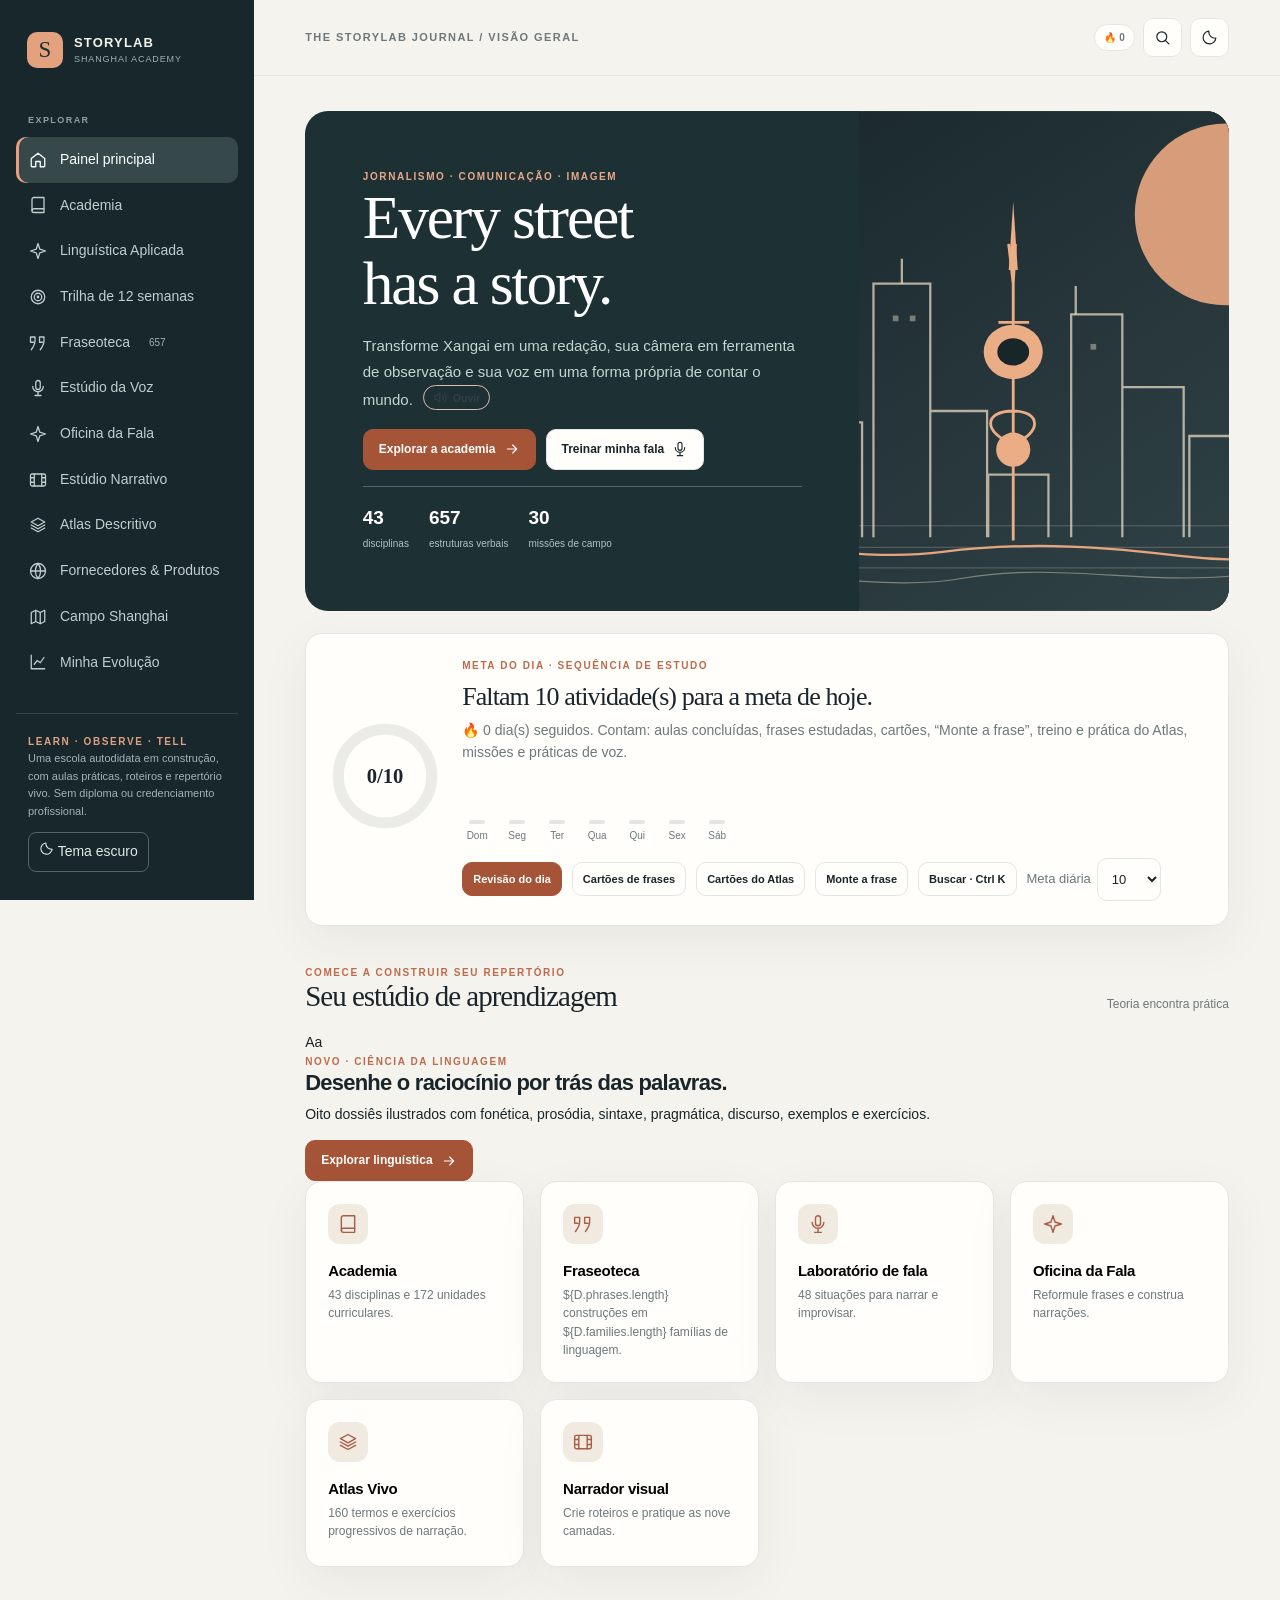
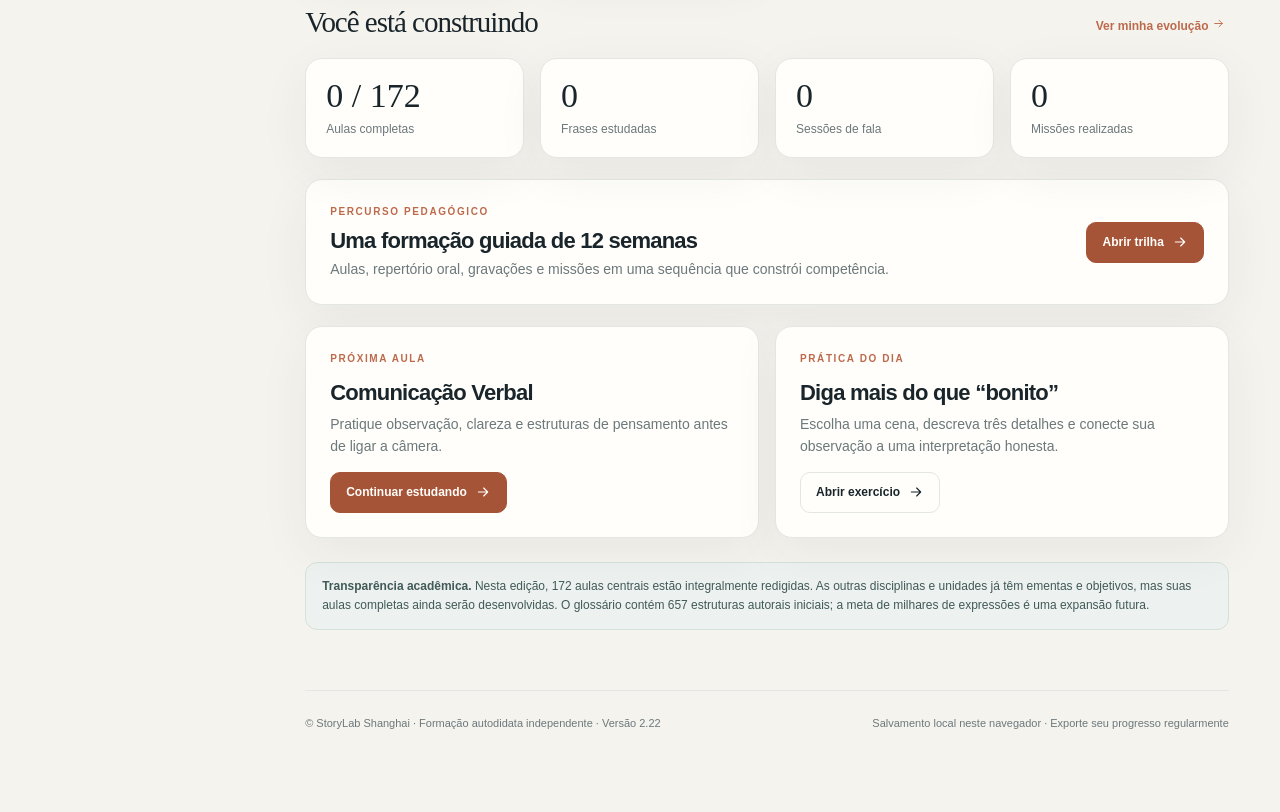
<file: index.html>
<!doctype html>
<html lang="pt-BR">
<head>
  <meta charset="utf-8">
  <meta name="viewport" content="width=device-width, initial-scale=1, viewport-fit=cover">
  <meta name="theme-color" content="#161c21">
  <meta name="description" content="StoryLab Shanghai: uma escola prática de jornalismo, comunicação oral, fotografia e narrativas audiovisuais.">
  <meta name="color-scheme" content="light dark">
  <link rel="icon" href="assets/icon.svg" type="image/svg+xml">
  <link rel="manifest" href="manifest.webmanifest">
  <link rel="stylesheet" href="style.css">
  <title>StoryLab Shanghai — Journalism Academy</title>
</head>
<body>
  <div id="app"></div>
  <script src="data.js"></script>
  <script src="atlas-data.js"></script>
  <script src="urbanism-concepts.js"></script>
  <script src="urbanism-lexicon.js"></script>
  <script src="urbanism-atlas.js"></script>
  <script src="spatial-verbs-data.js"></script>
  <script src="spatial-regency-data.js"></script>
  <script src="spatial-verb-icons.js"></script>
  <script src="spatial-verb-icons-extra.js"></script>
  <script src="spatial-contrast-data.js"></script>
  <script src="spatial-contrast.js"></script>
  <script src="spatial-verbs.js"></script>
  <script src="atlas-engine.js"></script>
  <script src="atlas-recorder.js"></script>
  <script src="atlas-audio-ui.js"></script>
  <script src="illustrations.js"></script>
  <script src="interact.js"></script>
  <script src="linguistics-data.js"></script>
  <script src="linguistics-lab.js"></script>
  <script src="encaixes-data.js"></script>
  <script src="encaixes-engine.js"></script>
  <script src="trade-data.js"></script>
  <script src="trade-academy-data.js"></script>
  <script src="trade-academy.js"></script>
  <script src="trade-object-data.js"></script>
  <script src="trade-object.js"></script>
  <script src="trade-observation-data.js"></script>
  <script src="trade-observation.js"></script>
  <script src="trade-narrative-data.js"></script>
  <script src="trade-narrative.js"></script>
  <script src="trade-scale-diagrams.js"></script>
  <script src="trade-precision-data.js"></script>
  <script src="trade-precision.js"></script>
  <script src="trade-language-data.js"></script>
  <script src="trade-tools.js"></script>
  <script src="trade-field.js"></script>
  <script src="trade-hub.js"></script>
  <script src="audio-speech.js"></script>
  <script src="app.js"></script>
</body>
</html>
</file>
<file: style.css>
:root{--bg:#f5f3ee;--paper:#fffefa;--white:#ffffff;--ink:#19252a;--ink2:#344047;--muted:#6c787b;--faint:#96a0a1;--line:#e4e6e3;--wash:#ebece7;--accent:#bd6a4c;--accentsoft:#f8e8db;--pine:#32464a;--shadow:0 15px 50px rgba(31,43,45,.06);--radius:17px;--sidebar:254px;--focus:#c46b44}
*{box-sizing:border-box}html{scroll-behavior:smooth}body{margin:0;background:var(--bg);color:var(--ink);font-family:Inter,"Segoe UI",-apple-system,BlinkMacSystemFont,Arial,sans-serif;font-size:14px;line-height:1.55;-webkit-font-smoothing:antialiased}button,input,textarea,select{font:inherit}button{cursor:pointer}button:disabled{opacity:.5;cursor:not-allowed}a{color:inherit;text-decoration:none}::selection{background:#dbb29a;color:#162428}:focus-visible{outline:3px solid var(--focus);outline-offset:3px}h1,h2,h3,h4,p{margin-top:0}h1,h2,h3{letter-spacing:-.035em}h1,h2,.serif{font-family:Georgia,"Iowan Old Style",Cambria,serif;font-weight:normal}h1{font-size:clamp(35px,4.8vw,62px);line-height:1.08;margin-bottom:16px}h2{font-size:clamp(27px,3vw,37px);line-height:1.17;margin-bottom:12px}h3{font-size:22px;line-height:1.24;margin-bottom:8px}strong{font-weight:700}small,.small{font-size:12px}.muted{color:var(--muted)}.faint{color:var(--faint)}.eyebrow{color:var(--accent);font-size:10px;font-weight:850;letter-spacing:.16em;text-transform:uppercase}.subtitle{font-size:15px;color:var(--muted);line-height:1.75;max-width:720px}.layout{display:grid;grid-template-columns:var(--sidebar) minmax(0,1fr);min-height:100vh}.sidebar{background:#17272b;color:#f4f3e9;position:sticky;top:0;height:100vh;padding:28px 16px;display:flex;flex-direction:column;overflow-y:auto;z-index:12;scrollbar-width:thin}.brand{display:flex;align-items:center;gap:11px;padding:4px 11px 30px;cursor:pointer;background:transparent;border:0;color:inherit;text-align:left;width:100%}.brand-mark{display:grid;place-items:center;width:36px;height:36px;background:#e4a17e;color:#193037;border-radius:10px;flex-shrink:0;font-family:Georgia,serif;font-size:23px}.brand strong{display:block;letter-spacing:.09em;font-size:13px}.brand small{display:block;color:#a0b1b1;letter-spacing:.1em;font-size:9px}.nav-caption{padding:16px 12px 9px;color:#8da1a2;font-size:9px;letter-spacing:.16em;font-weight:800;text-transform:uppercase}.nav-item{width:100%;display:flex;align-items:center;gap:13px;color:#c0cece;background:transparent;border:0;padding:12px 13px;border-radius:10px;text-align:left;transition:.18s}.nav-item:hover{background:#2a3b3e;color:white}.nav-item.active{background:#37484a;color:#fff;box-shadow:inset 3px 0 #e7a17d}.nav-item span{flex:1}.nav-item svg{width:18px;height:18px;flex-shrink:0}.nav-item .tiny-count{font-size:10px;color:#9fb2b2}.sidebar-footer{margin-top:auto;padding:20px 12px 0;border-top:1px solid #344449;color:#a2b4b2}.sidebar-footer .note{font-size:11px;line-height:1.6}.sidebar-footer button{margin-top:12px;background:transparent;border:1px solid #536366;color:#dce9e7;padding:8px 10px;border-radius:8px}.workspace{min-width:0;max-width:100%}.topbar{height:76px;position:sticky;top:0;background:rgba(245,243,238,.94);backdrop-filter:blur(16px);z-index:10;border-bottom:1px solid var(--line);display:flex;align-items:center;justify-content:space-between;padding:0 clamp(20px,4vw,60px);gap:18px}.topbar-left{display:flex;align-items:center;gap:12px;min-width:0}.topbar-label{font-size:11px;font-weight:800;letter-spacing:.13em;color:var(--muted);text-transform:uppercase;white-space:nowrap;overflow:hidden;text-overflow:ellipsis}.top-actions{display:flex;gap:8px;align-items:center}.page{padding:35px clamp(20px,4vw,60px) 80px;max-width:1560px;margin:auto;min-height:calc(100vh - 76px)}.page-head{display:flex;justify-content:space-between;align-items:end;gap:18px;margin-bottom:30px}.page-head .subtitle{margin:0}.breadcrumb{display:flex;gap:8px;align-items:center;color:var(--muted);font-size:12px;margin-bottom:20px}.breadcrumb button{border:0;background:transparent;color:var(--muted);padding:0}.breadcrumb button:hover{color:var(--accent)}.btn{display:inline-flex;align-items:center;justify-content:center;gap:8px;background:var(--ink);border:1px solid var(--ink);color:#fff;padding:10px 15px;min-height:41px;border-radius:10px;font-size:12px;font-weight:750;transition:.18s;white-space:nowrap}.btn:hover{transform:translateY(-1px);box-shadow:0 5px 14px rgba(20,33,35,.12)}.btn.secondary{background:var(--paper);border-color:var(--line);color:var(--ink)}.btn.ghost{background:transparent;border-color:transparent;color:var(--ink)}.btn.accent{background:var(--accent);border-color:var(--accent);color:#fff}.btn.sm{padding:7px 10px;min-height:34px;font-size:11px}.btn svg{width:16px;height:16px}.icon-btn{width:39px;height:39px;display:grid;place-items:center;background:var(--paper);border:1px solid var(--line);border-radius:10px;color:var(--ink)}.icon-btn:hover{background:var(--wash)}.icon-btn svg{width:17px;height:17px}.mobile-menu{display:none}.chip{display:inline-flex;align-items:center;gap:6px;padding:5px 9px;border:1px solid var(--line);border-radius:100px;color:var(--muted);background:var(--paper);font-size:10px;font-weight:730}.chip.accent{color:#9a5035;background:var(--accentsoft);border-color:#ecd1c1}.chip.dark{background:var(--pine);color:white;border-color:var(--pine)}.chip-button{border-radius:100px;background:transparent;border:1px solid var(--line);padding:9px 13px;font-size:12px;font-weight:650;color:var(--muted)}.chip-button:hover{border-color:var(--ink);color:var(--ink)}.chip-button.active{background:var(--ink);color:var(--paper);border-color:var(--ink)}.filters{display:flex;gap:8px;align-items:center;flex-wrap:wrap;margin-bottom:24px}.panel{background:var(--paper);border:1px solid var(--line);border-radius:var(--radius);box-shadow:var(--shadow)}.panel-pad{padding:24px}.grid{display:grid;gap:16px}.grid-2{grid-template-columns:repeat(2,minmax(0,1fr))}.grid-3{grid-template-columns:repeat(3,minmax(0,1fr))}.grid-4{grid-template-columns:repeat(4,minmax(0,1fr))}.stack{display:flex;flex-direction:column;gap:16px}.row{display:flex;align-items:center;justify-content:space-between;gap:12px}.row-start{display:flex;align-items:center;gap:12px}.divider{height:1px;background:var(--line);margin:20px 0}.hero{display:grid;grid-template-columns:minmax(0,1.2fr) minmax(280px,.8fr);background:#1d3034;color:white;min-height:400px;overflow:hidden;border-radius:23px;position:relative}.hero-copy{padding:clamp(28px,4.5vw,58px);z-index:1;display:flex;flex-direction:column;justify-content:center}.hero .eyebrow{color:#e7a88a}.hero h1{max-width:690px}.hero p{font-size:15px;color:#c5d4d0;max-width:530px;line-height:1.75}.hero-art{background:#223538;overflow:hidden;display:flex;align-items:stretch}.hero-art img{width:100%;height:100%;object-fit:cover}.hero-statline{display:flex;gap:20px;flex-wrap:wrap;padding-top:16px;margin-top:16px;border-top:1px solid #536669}.hero-statline strong{display:block;font-size:19px;font-weight:650}.hero-statline small{font-size:10px;color:#b1c2c0}.section-title{display:flex;justify-content:space-between;align-items:end;gap:20px;margin:39px 0 18px}.section-title h2{font-size:29px;margin:0}.section-title .hint{font-size:12px;color:var(--muted)}.action-card{padding:22px;display:flex;flex-direction:column;align-items:flex-start;min-height:168px;transition:.2s}.action-card:hover,.course-card:hover,.mission-card:hover{border-color:#b5bfc0;transform:translateY(-2px)}.action-card .card-icon{width:40px;height:40px;background:#f0eae1;border-radius:12px;display:grid;place-items:center;margin-bottom:18px;color:#a65f46}.action-card .card-icon svg{width:20px;height:20px}.action-card h3{font-family:inherit;font-size:15px;font-weight:800;letter-spacing:-.02em;margin-bottom:5px}.action-card p{font-size:12px;color:var(--muted);margin:0}.stat-card{padding:18px 20px}.stat-card .stat{font-family:Georgia,serif;font-size:34px;line-height:1.1}.stat-card .label{margin-top:6px;color:var(--muted);font-size:12px}.notice{background:#f7eadf;border:1px solid #efd7c5;border-radius:12px;padding:14px 16px;color:#82573e;font-size:12px;line-height:1.6}.notice.info{background:#edf1ef;color:#405a58;border-color:#d5e1dd}.school-band{border-left:4px solid var(--stripe,#aa735a)}.school-tile{padding:24px;position:relative}.school-tile h3{font-family:Georgia,serif;font-size:23px}.school-tile p{color:var(--muted);font-size:12px}.school-tile .school-index{color:var(--accent);font-size:11px;letter-spacing:.14em}.school-tile .count{font-size:11px;color:var(--muted)}.course-card{padding:21px;display:flex;flex-direction:column;min-height:219px;transition:.18s}.course-card h3{font-family:inherit;font-size:16px;font-weight:800;margin:12px 0 8px}.course-card p{color:var(--muted);font-size:12px;line-height:1.6;flex:1}.course-card .footer{display:flex;align-items:center;justify-content:space-between;gap:8px;margin-top:14px}.course-card .footer a{font-size:12px;color:var(--accent);font-weight:760}.lesson-roadmap{display:grid;gap:10px}.lesson-row{padding:19px 20px;display:flex;gap:15px;align-items:center;text-align:left;border:1px solid var(--line);border-radius:12px;background:var(--paper);width:100%;color:var(--ink);transition:.15s}.lesson-row:hover{border-color:#acb8b9;background:#fcfaf4}.lesson-row .n{font-family:Georgia,serif;font-size:26px;color:var(--accent);min-width:36px}.lesson-row .grow{flex:1}.lesson-row .grow strong{display:block;font-size:14px}.lesson-row .grow small{color:var(--muted);display:block;margin-top:3px}.lesson-body{max-width:870px}.step{padding:25px;position:relative}.step .n{font-size:10px;color:var(--accent);font-weight:900;letter-spacing:.1em}.step h3{font-family:inherit;font-size:17px;font-weight:780;margin:10px 0}.step p{color:var(--ink2);line-height:1.85;margin-bottom:13px}.example{border-left:2px solid #db9c78;padding:10px 14px;background:#f7f1ea;color:#59443c;font-size:13px;line-height:1.7}.form-row{display:flex;gap:10px;flex-wrap:wrap;align-items:center}.search{width:100%;min-width:0;border-radius:10px;border:1px solid var(--line);background:var(--paper);padding:12px 14px;color:var(--ink)}.search:focus,.field:focus,select:focus{border-color:#a76d51;outline:2px solid rgba(193,117,78,.18)}.field,select{width:100%;background:var(--paper);border:1px solid var(--line);border-radius:10px;color:var(--ink);padding:11px 12px;min-height:43px}.field textarea,textarea.field{resize:vertical;min-height:90px;line-height:1.6}.field-label{font-size:11px;display:block;font-weight:760;margin-bottom:6px;color:var(--ink2)}.phrases-count{font-size:12px;color:var(--muted);margin:6px 0 20px}.phrase-card{padding:18px 19px;display:flex;flex-direction:column;gap:12px;min-height:172px}.phrase-card .phrase-text{font-size:15px;font-weight:650;line-height:1.6;letter-spacing:-.01em}.phrase-card .foreign{font-size:12px;line-height:1.7;color:var(--muted)}.phrase-card .actions{display:flex;gap:6px;align-items:center;flex-wrap:wrap;margin-top:auto}.phrase-card .actions .btn{font-size:10px}.review-dot{color:var(--accent);font-size:11px;font-weight:800}.atlas-terms{display:flex;flex-wrap:wrap;gap:9px}.atlas-terms button{border-radius:9px;padding:10px 12px;border:1px solid var(--line);background:var(--paper);color:var(--ink2);font-size:13px}.atlas-terms button:hover{border-color:#bd7f61;background:var(--accentsoft)}.record-stage{text-align:center;padding:26px 24px;background:#1d3034;color:white;border-radius:18px;position:relative;overflow:hidden}.record-stage h2{font-size:31px}.record-stage p{color:#c6d1d1}.record-stage .timer{font-size:58px;font-variant-numeric:tabular-nums;line-height:1.1;font-family:Georgia,serif}.record-stage .record{display:inline-flex;width:72px;height:72px;border-radius:100%;border:2px solid #e5ab8b;background:#dd805c;align-items:center;justify-content:center;color:#fff;margin:17px auto;transition:.2s}.record-stage .record.active{animation:pulse 1.3s infinite}@keyframes pulse{50%{box-shadow:0 0 0 12px rgba(222,124,94,.12)}}.record-stage .record svg{width:28px;height:28px}.scale-grid{display:grid;grid-template-columns:repeat(2,1fr);gap:18px}.scale-field{background:var(--paper);border:1px solid var(--line);padding:14px;border-radius:12px}.scale-field label{display:block;font-weight:760;font-size:12px}.scale-field input{width:100%;accent-color:var(--accent)}.scale-field .row{font-size:11px;color:var(--muted);margin-top:6px}.metric-bar{height:7px;border-radius:99px;background:#e6e7e1;overflow:hidden}.metric-bar span{display:block;height:100%;border-radius:99px;background:#bd795c}.mission-card{padding:21px;transition:.18s}.mission-card h3{font-size:18px;font-family:Georgia,serif}.mission-card p{font-size:12px;color:var(--muted)}.mission-card .footer{display:flex;align-items:center;justify-content:space-between;margin-top:18px}.checklist{display:grid;gap:12px}.checklist label{display:flex;align-items:start;gap:10px;padding:11px 13px;background:#f3f2ed;border:1px solid var(--line);border-radius:10px}.checklist input{margin-top:3px;accent-color:var(--accent)}.output{white-space:pre-wrap;background:#f0efe9;border:1px dashed #b7bcba;color:var(--ink2);line-height:1.9;border-radius:12px;padding:22px;min-height:120px}.layer-card{border-left:3px solid var(--accent);padding:14px 18px;background:var(--paper);border-radius:0 12px 12px 0;margin-bottom:9px}.layer-card strong{display:block}.layer-card .question{color:var(--muted);font-size:12px;margin:4px 0}.layer-card .example{padding:0;border:0;background:none;font-size:12px}.prompter{height:330px;overflow:auto;background:#17292e;border-radius:16px;padding:36px;color:#f9f7ed;text-align:center;scroll-behavior:auto}.prompter-inner{font-family:Georgia,serif;font-size:28px;line-height:1.9;white-space:pre-wrap;max-width:620px;margin:auto;padding-bottom:250px}.mini-chart{display:flex;gap:7px;align-items:end;height:100px;border-bottom:1px solid var(--line);padding:0 0 8px}.mini-chart .bar{flex:1;min-height:5px;background:#b87959;border-radius:5px 5px 0 0;position:relative}.mini-chart .bar i{font-size:9px;font-style:normal;position:absolute;bottom:-20px;left:50%;transform:translateX(-50%);color:var(--muted)}.empty{padding:45px 25px;text-align:center;color:var(--muted);background:var(--paper);border-radius:14px;border:1px dashed var(--line)}.empty h3{font-family:Georgia,serif;color:var(--ink)}.footer-note{margin-top:60px;padding-top:24px;border-top:1px solid var(--line);color:var(--muted);font-size:11px;display:flex;gap:15px;justify-content:space-between;flex-wrap:wrap}.toast{position:fixed;bottom:24px;right:22px;background:#1b2b2f;color:white;border-radius:11px;padding:12px 16px;box-shadow:0 12px 35px #15232830;z-index:100;font-size:12px}.menu-scrim{display:none}.two-col{display:grid;grid-template-columns:minmax(0,1.6fr) minmax(285px,1fr);gap:22px}.side-help{position:sticky;top:104px;align-self:start}.highlight{background:var(--accentsoft);border-radius:13px;padding:19px}.accordion-summary{font-size:12px;color:var(--muted)}.tool-row{display:flex;align-items:center;gap:9px;flex-wrap:wrap}.small-link{border:0;background:none;color:var(--accent);font-size:12px;font-weight:760;padding:4px}.small-link:hover{text-decoration:underline}svg{flex-shrink:0}input[type=range]{accent-color:var(--accent)}.hidden{display:none!important}
[data-theme="dark"]{--bg:#101a1e;--paper:#1b2a2e;--white:#223036;--ink:#eff0e7;--ink2:#d4dbd7;--muted:#a7b6b6;--faint:#869b9e;--line:#344449;--wash:#293c3f;--accent:#eba781;--accentsoft:#48342e;--pine:#354c51;--shadow:none;--focus:#efb18c}
[data-theme="dark"] .topbar{background:rgba(16,26,30,.95)}[data-theme="dark"] .example{background:#352f2b;color:#e5c9b4}[data-theme="dark"] .highlight,[data-theme="dark"] .notice{background:#3d3430;border-color:#59463e;color:#f1cfba}[data-theme="dark"] .notice.info{background:#233a3a;color:#bfd6d0}[data-theme="dark"] .checklist label,[data-theme="dark"] .output{background:#23343a}[data-theme="dark"] .action-card .card-icon{background:#45392f;color:#eba781}[data-theme="dark"] .chip.accent{color:#f4baa0}[data-theme="dark"] .btn.secondary{background:#223136}
@media(max-width:1200px){.grid-4{grid-template-columns:repeat(2,minmax(0,1fr))}.grid-3{grid-template-columns:repeat(2,minmax(0,1fr))}.hero{grid-template-columns:1.2fr .8fr}}@media(max-width:900px){:root{--sidebar:0px}.layout{grid-template-columns:1fr}.sidebar{position:fixed;left:0;top:0;width:265px;transform:translateX(-100%);transition:transform .25s;box-shadow:15px 0 30px #0002}.layout.menu-open .sidebar{transform:translateX(0)}.layout.menu-open .menu-scrim{display:block;position:fixed;inset:0;background:#0008;z-index:11;border:0}.mobile-menu{display:grid}.topbar{height:67px}.page{min-height:calc(100vh - 67px)}.hero{min-height:340px}.hero-copy{padding:32px}.hero-art{min-width:200px}}@media(max-width:650px){.page{padding:23px 17px 60px}.topbar{padding:0 16px}.topbar-label{font-size:10px}.hero{grid-template-columns:1fr}.hero-copy{padding:31px 24px 20px}.hero h1{font-size:40px}.hero-art{height:175px}.hero-art img{object-position:center 47%}.hero p{font-size:13px}.hero-statline{gap:15px}.grid-2,.grid-3,.grid-4,.two-col{grid-template-columns:1fr}.scale-grid{grid-template-columns:1fr 1fr}.page-head{display:block}.page-head .btn{margin-top:15px}.section-title{align-items:flex-start}.section-title h2{font-size:26px}.panel-pad{padding:18px}.course-card,.action-card{min-height:unset}.side-help{position:static}.record-stage .timer{font-size:50px}.prompter-inner{font-size:23px}.phrase-card{min-height:unset}.toast{left:18px;right:18px}.btn{white-space:normal}.stat-card .stat{font-size:29px}}@media(prefers-reduced-motion:reduce){*,*:before,*:after{scroll-behavior:auto!important;transition:none!important;animation:none!important}}
/* v1.1 — Oficina da Fala */
.clinic-tips{margin:13px 0 18px;padding-left:21px;color:var(--ink2);font-size:13px;line-height:1.85}
.clinic-tips li{padding-left:4px;margin:7px 0}
.clinic-before,.clinic-after{padding:20px;border-radius:12px;margin:15px 0}
.clinic-before{background:var(--wash);border:1px solid var(--line)}
.clinic-after{background:var(--accentsoft);border:1px solid var(--line)}
.clinic-before p,.clinic-after p{font-family:Georgia,serif;font-size:20px;line-height:1.6;margin:13px 0;color:var(--ink)}
.clinic-after .small{font-family:inherit;font-size:13px;color:var(--muted);line-height:1.7}
.clinic-saved{padding:13px 0;border-bottom:1px solid var(--line)}
.clinic-saved:last-child{border:0}
.clinic-saved strong{display:block;margin-bottom:5px}
.clinic-saved p{margin:8px 0}
.clinic-saved .form-row{gap:6px}
.clinic-saved button{font-size:11px}
@media(max-width:650px){.clinic-before p,.clinic-after p{font-size:18px}}


/* v1.2 — Atlas comentado e prática progressiva */
.atlas12-toolbar{display:grid;grid-template-columns:minmax(210px,1fr) minmax(240px,1.5fr);gap:16px;margin-bottom:20px}
.atlas12-toolbar .field-label{margin-bottom:8px}.atlas12-toolbar select,.atlas12-toolbar input{width:100%;max-width:100%}
.atlas12-columns{display:grid;grid-template-columns:minmax(0,1fr) minmax(0,1.25fr);gap:20px;align-items:start}
.atlas12-tags{display:flex;gap:9px;flex-wrap:wrap;margin-top:14px}
.atlas12-term{border:1px solid var(--line);background:var(--paper);color:var(--ink);border-radius:10px;padding:10px 13px;text-align:left;display:inline-flex;flex-direction:column;gap:3px;align-items:start;line-height:1.35}
.atlas12-term span{color:var(--accent);font-size:10px}.atlas12-term small{color:var(--muted);font-size:10px}.atlas12-term.active,.atlas12-term:focus-visible{border-color:var(--accent);background:var(--accentsoft)}
.atlas12-list{margin-top:16px}.atlas12-detail h2,.atlas12-work h2{font-family:Georgia,serif;font-size:clamp(25px,3vw,34px);line-height:1.2;margin:15px 0}
.atlas12-definition{font-size:17px;line-height:1.7;margin-bottom:21px;color:var(--ink2)}
.atlas12-example,.atlas12-warning,.atlas12-feedback{padding:16px;border:1px solid var(--line);border-radius:12px;margin:14px 0;background:var(--wash)}
.atlas12-example{background:var(--accentsoft)}.atlas12-warning p,.atlas12-example p{line-height:1.8;font-size:15px;margin:10px 0}
.atlas12-feedback ul{margin:10px 0 0;padding-left:21px;line-height:1.75}.atlas12-feedback p{margin:10px 0}
.atlas12-steps{display:grid;grid-template-columns:repeat(4,minmax(0,1fr));gap:6px;margin:18px 0}
.atlas12-step{padding:11px 4px;text-align:center;border:1px solid var(--line);border-radius:9px;background:var(--paper);color:var(--ink);font-weight:600;font-size:11px;line-height:1.4}
.atlas12-step.active{color:var(--accent);border-color:var(--accent);background:var(--accentsoft)}
.atlas12-writing{line-height:1.75;min-height:168px}.atlas12-history{border-top:1px solid var(--line);padding:12px 0}
.atlas12-history p{margin:7px 0;white-space:normal;word-break:break-word}.atlas12-history .btn{margin-left:7px}
@media(max-width:850px){.atlas12-toolbar,.atlas12-columns{grid-template-columns:1fr}}
@media(max-width:500px){.atlas12-steps{grid-template-columns:repeat(2,minmax(0,1fr))}.atlas12-detail h2,.atlas12-work h2{font-size:25px}.atlas12-term{padding:9px 11px}}

/* v1.3 — gravação vinculada ao Atlas */
.atlas13-audio{margin:24px 0 4px;padding:22px;background:var(--wash);border:1px solid var(--line);border-radius:14px}
.atlas13-audio h3{font-family:Georgia,serif;font-size:22px;line-height:1.3;margin:8px 0 10px}
.atlas13-rec-controls{align-items:center;gap:12px;margin:18px 0}
.atlas13-player{display:block;width:100%;margin:16px 0}
.atlas13-rubric{display:grid;grid-template-columns:repeat(2,minmax(0,1fr));gap:10px;margin-top:15px}
.atlas13-metric{background:var(--paper);border:1px solid var(--line);border-radius:10px;padding:12px}
.atlas13-metric label{display:block;font-weight:650;margin-bottom:7px}
.atlas13-metric select{width:100%;max-width:100%;min-width:0}
.atlas13-metric p{margin:8px 0 0;line-height:1.5}
.atlas13-error{color:#aa4535;font-weight:600;margin-top:11px}
[data-theme="dark"] .atlas13-error{color:#ffb4a4}
@media(max-width:540px){.atlas13-audio{padding:16px}.atlas13-rubric{grid-template-columns:1fr}}
/* Atlas 1.4 — domínio por termo, trocas de precisão e treino */
:root{--ok:#3f7a5a;--oksoft:#e3f0e7;--no:#aa4535;--nosoft:#f7e3de}
[data-theme="dark"]{--ok:#8fd1aa;--oksoft:#23392e;--no:#ffb4a4;--nosoft:#4a2c27}
.sr-only{position:absolute;width:1px;height:1px;padding:0;margin:-1px;overflow:hidden;clip:rect(0,0,0,0);white-space:nowrap;border:0}
.atlas14-mark{font-size:11px;font-weight:700;margin-left:2px}.atlas14-mark.mastered{color:var(--ok)}.atlas14-mark.learning{color:var(--muted)}.atlas14-mark.due{color:var(--accent)}
.atlas12-term .atlas14-mark{font-size:11px;color:inherit}.atlas12-term .atlas14-mark.mastered{color:var(--ok)}.atlas12-term .atlas14-mark.due{color:var(--accent)}
.atlas14-bar{height:6px;border-radius:99px;background:var(--wash);overflow:hidden;margin:10px 0 4px}.atlas14-bar span{display:block;height:100%;background:var(--ok);border-radius:99px;transition:width .3s}
.atlas14-status{font-size:13px;font-weight:600;margin:4px 0 16px;color:var(--muted)}.atlas14-status.mastered{color:var(--ok)}.atlas14-status.due{color:var(--accent)}
.atlas14-badge{display:inline-block;min-width:18px;padding:1px 6px;margin-left:6px;border-radius:99px;background:var(--accent);color:var(--paper);font-size:11px;line-height:16px;text-align:center}
.atlas14-swap{border-top:1px solid var(--line);padding:14px 0 4px}.atlas14-swap:first-of-type{margin-top:12px}
.atlas14-swap-head{display:flex;flex-wrap:wrap;align-items:center;gap:7px;margin:6px 0}.atlas14-swap-head s{color:var(--muted);font-weight:600}
.atlas14-chip,.atlas14-pill{border:1px solid var(--line);background:var(--paper);color:var(--ink);border-radius:99px;padding:4px 10px;font-size:13px;line-height:1.4}
.atlas14-chip{cursor:pointer}.atlas14-chip:hover,.atlas14-chip:focus-visible{border-color:var(--accent);background:var(--accentsoft)}
.atlas14-weak,.atlas14-strong{font-size:14px;line-height:1.6;margin:6px 0;padding-left:12px;border-left:3px solid var(--line)}
.atlas14-weak{color:var(--muted)}.atlas14-strong{border-left-color:var(--ok);color:var(--ink2)}
.atlas14-found{margin-top:12px;padding-top:10px;border-top:1px solid var(--line)}
.atlas14-train{max-width:760px}.atlas14-title{font-family:Georgia,serif;font-size:clamp(24px,3vw,32px);line-height:1.2;margin:12px 0}
.atlas14-prompt{font-family:Georgia,serif;font-size:clamp(19px,2.4vw,23px);line-height:1.55;margin:8px 0 20px;color:var(--ink)}
.atlas14-options{display:grid;grid-template-columns:repeat(2,minmax(0,1fr));gap:10px}
.atlas14-option{border:1px solid var(--line);background:var(--paper);color:var(--ink);border-radius:12px;padding:14px 16px;font-size:16px;font-weight:600;text-align:left;cursor:pointer;min-height:52px}
.atlas14-option:hover:not(:disabled),.atlas14-option:focus-visible{border-color:var(--accent);background:var(--accentsoft)}
.atlas14-option:disabled{cursor:default;opacity:.75}.atlas14-option.correct{opacity:1;border-color:var(--ok);background:var(--oksoft);color:var(--ok)}.atlas14-option.wrong{opacity:1;border-color:var(--no);background:var(--nosoft);color:var(--no)}
.atlas14-option.correct::after{content:" ✓"}.atlas14-option.wrong::after{content:" ✕"}
.atlas14-explain{margin:18px 0;padding:16px;border-radius:12px;border:1px solid var(--line);background:var(--wash)}.atlas14-explain p{margin:8px 0;line-height:1.65}
.atlas14-explain.ok{border-color:var(--ok)}.atlas14-explain.no{border-color:var(--no)}.atlas14-explain.ok>strong{color:var(--ok)}.atlas14-explain.no>strong{color:var(--no)}
.atlas14-filled{font-family:Georgia,serif;font-size:17px;line-height:1.6}.atlas14-filled mark{background:transparent;color:inherit;font-weight:700;border-bottom:2px solid var(--ok);padding:0 2px}
@media(max-width:500px){.atlas14-options{grid-template-columns:1fr}}
/* Aviso de nova versão do PWA */
.update-banner{position:fixed;left:50%;bottom:24px;transform:translateX(-50%);z-index:101;display:flex;align-items:center;gap:14px;max-width:calc(100% - 32px);padding:12px 12px 12px 18px;background:var(--ink);color:var(--paper);border-radius:14px;box-shadow:0 12px 35px #15232840;font-size:14px;font-weight:600}
.update-banner .btn{flex-shrink:0}
@media(max-width:600px){.update-banner{left:16px;right:16px;transform:none;justify-content:space-between}}
/* Interatividade 1.8 — busca, cartões, Monte a frase, meta diária */
html.ix-locked{overflow:hidden}
.ix-backdrop{position:fixed;inset:0;background:#0d161a99;z-index:200;animation:ix-fade .15s ease}
.ix-dialog{position:fixed;z-index:201;left:50%;top:8vh;transform:translateX(-50%);width:min(680px,calc(100vw - 32px));max-height:84vh;overflow:auto;background:var(--paper);color:var(--ink);border:1px solid var(--line);border-radius:18px;padding:20px;box-shadow:0 24px 70px #0d161a55;animation:ix-pop .18s ease}
.ix-dialog-head{display:flex;justify-content:space-between;align-items:center;margin-bottom:14px;font-family:Georgia,serif;font-size:19px}
@keyframes ix-fade{from{opacity:0}}@keyframes ix-pop{from{opacity:0;transform:translate(-50%,8px)}}
kbd{display:inline-block;min-width:20px;padding:1px 6px;border:1px solid var(--line);border-bottom-width:2px;border-radius:6px;background:var(--wash);font:600 11px/1.5 ui-monospace,monospace;color:var(--ink2);text-align:center}
.ix-search .search{width:100%;font-size:17px}
.ix-results{display:flex;flex-direction:column;gap:4px;margin-top:12px;max-height:52vh;overflow:auto}
.ix-result{display:flex;align-items:center;gap:12px;width:100%;text-align:left;padding:10px 12px;border-radius:10px;border:1px solid transparent;background:transparent;color:var(--ink);cursor:pointer}
.ix-result:hover,.ix-result.active{background:var(--accentsoft);border-color:var(--accent)}
.ix-result-text{display:flex;flex-direction:column;min-width:0}.ix-result-text strong{font-weight:600;white-space:nowrap;overflow:hidden;text-overflow:ellipsis}.ix-result-text small{color:var(--muted)}
.ix-type{flex-shrink:0;width:76px;font-size:10px;font-weight:700;letter-spacing:.06em;text-transform:uppercase;color:var(--muted)}
.ix-type-term{color:var(--accent)}.ix-type-lesson{color:var(--ok)}
.ix-empty{padding:18px 4px}.ix-hint{margin:12px 0 0}
.ix-progress{height:6px;border-radius:99px;background:var(--wash);overflow:hidden}.ix-progress span{display:block;height:100%;background:var(--accent);transition:width .3s}
.ix-card{perspective:1200px;margin:16px 0;cursor:pointer;touch-action:pan-y;outline:none;transition:transform .2s}
.ix-card-inner{position:relative;min-height:230px;transition:transform .45s cubic-bezier(.2,.7,.2,1);transform-style:preserve-3d}
.ix-card.flipped .ix-card-inner{transform:rotateY(180deg)}
.ix-face{position:absolute;inset:0;padding:22px;border:1px solid var(--line);border-radius:16px;background:var(--wash);backface-visibility:hidden;display:flex;flex-direction:column;gap:10px;overflow:auto}
.ix-back{transform:rotateY(180deg);background:var(--paper);border-color:var(--accent)}
.ix-intent{font-family:Georgia,serif;font-size:26px;line-height:1.25;margin:6px 0}
.ix-phrase{font-family:Georgia,serif;font-size:21px;line-height:1.45;margin:4px 0}
.ix-note{font-size:14px;line-height:1.6;color:var(--ink2);margin:0}
.ix-scene{font-family:Georgia,serif;font-style:italic;margin:4px 0 2px}
.ix-tap{margin-top:auto;font-size:12px;color:var(--muted)}
.ix-card:focus-visible .ix-face{outline:2px solid var(--focus)}
.ix-grade .btn{min-width:130px}
.ix-done{text-align:center;padding:24px 0}.ix-done h3{font-family:Georgia,serif;font-size:24px}
.ix-answer,.ix-pool{display:flex;flex-wrap:wrap;gap:8px;min-height:54px;padding:12px;border-radius:12px;margin:10px 0}
.ix-answer{border:2px dashed var(--line);background:var(--wash)}
.ix-tile{padding:8px 12px;border-radius:10px;border:1px solid var(--line);background:var(--paper);color:var(--ink);font-size:15px;cursor:pointer;transition:transform .12s,border-color .12s;animation:ix-fade .15s ease}
.ix-tile:hover:not(:disabled){transform:translateY(-2px);border-color:var(--accent)}
.ix-answer .ix-tile{border-color:var(--accent);background:var(--accentsoft)}
.ix-hint-line{margin:6px 0 0;font-size:14px}
.ix-result-box{padding:14px;border-radius:12px;margin:12px 0;border:1px solid var(--line)}.ix-result-box.ok{border-color:var(--ok);background:var(--oksoft)}.ix-result-box.no{border-color:var(--no);background:var(--nosoft)}
.ix-result-box.ok>strong{color:var(--ok)}.ix-result-box.no>strong{color:var(--no)}
.ix-keys{width:100%;border-collapse:collapse}.ix-keys td{padding:9px 6px;border-bottom:1px solid var(--line)}.ix-keys td:first-child{white-space:nowrap;width:40%}
.ix-streak{font-weight:700;cursor:default}
.ix-daily{display:flex;gap:22px;align-items:center;margin:22px 0}
.ix-daily h2{font-family:Georgia,serif;font-size:clamp(20px,2.4vw,26px);margin:8px 0}
.ix-ring{width:110px;height:110px;flex-shrink:0}.ix-ring circle{fill:none;stroke-width:8}.ix-ring-bg{stroke:var(--wash)}
.ix-ring-fg{stroke:var(--accent);stroke-linecap:round;transform:rotate(-90deg);transform-origin:50% 50%;transition:stroke-dashoffset .6s ease}
.ix-ring text{fill:var(--ink);font:700 15px Georgia,serif}
.ix-week{display:flex;gap:10px;align-items:flex-end;height:66px;margin:10px 0 14px}
.ix-week-col{display:flex;flex-direction:column;align-items:center;gap:4px;width:30px}
.ix-week-col span{width:16px;border-radius:5px;background:var(--line)}.ix-week-col span.some{background:var(--accentsoft);border:1px solid var(--accent)}.ix-week-col span.full{background:var(--accent)}
.ix-week-col small{font-size:10px;color:var(--muted);text-transform:capitalize}
.ix-daily-actions{flex-wrap:wrap;align-items:center}.ix-goal{font-size:13px;color:var(--muted);display:inline-flex;gap:6px;align-items:center}
.ix-phrase-actions{flex-wrap:wrap}
.phrase-card.ix-flash{animation:ix-flash 1.6s ease}
@keyframes ix-flash{0%,40%{box-shadow:0 0 0 3px var(--accent)}100%{box-shadow:none}}
.atlas14-live{display:flex;flex-wrap:wrap;gap:8px;margin-top:8px;min-height:22px}
.atlas14-live-item{font-size:12px;padding:3px 9px;border-radius:99px;background:var(--wash);color:var(--muted)}
.atlas14-live-item.ok{color:var(--ok);background:var(--oksoft)}.atlas14-live-item.warn{color:var(--no);background:var(--nosoft)}
.ix-burst{position:fixed;left:50%;top:40%;z-index:300;pointer-events:none}
.ix-burst i{position:absolute;width:8px;height:8px;border-radius:2px;background:var(--accent);animation:ix-burst .9s ease-out forwards;transform:rotate(var(--a))}
.ix-burst i:nth-child(3n){background:var(--ok)}
@keyframes ix-burst{to{transform:rotate(var(--a)) translateY(calc(var(--d) * -1));opacity:0}}
@media(max-width:600px){.ix-dialog{top:0;left:0;transform:none;width:100vw;max-height:100vh;height:100vh;border-radius:0}@keyframes ix-pop{from{opacity:0}}.ix-daily{flex-direction:column;align-items:flex-start}.ix-intent{font-size:22px}.ix-grade .btn{min-width:0;flex:1}}
@media(prefers-reduced-motion:reduce){.ix-card-inner,.ix-ring-fg,.ix-progress span{transition:none}.ix-backdrop,.ix-dialog,.ix-tile{animation:none}}
.ix-goal{white-space:nowrap}.ix-goal select{width:auto;min-width:64px;padding:6px 10px}
/* Interatividade 1.9 — cartões do Atlas, cronômetro e conquistas */
.ix-definition{font-family:Georgia,serif;font-size:20px;line-height:1.45;margin:6px 0}
.ix-timer{text-align:center;position:relative}
.ix-timer-ring{width:200px;height:200px;margin:4px auto 0;display:block}.ix-timer-ring circle{fill:none;stroke-width:10}
.ix-timer-ring .ix-ring-fg{transition:stroke-dashoffset .2s linear}
.ix-timer-time{font:700 52px/1 Georgia,serif;margin-top:-128px;height:128px;color:var(--ink)}
.ix-timer-time.done{font-size:38px;color:var(--accent)}
.ix-timer-instruction{max-width:440px;margin:6px auto 16px;line-height:1.6;color:var(--ink2)}
.ix-badges-panel{margin-top:22px}
.ix-badges{display:grid;grid-template-columns:repeat(auto-fill,minmax(180px,1fr));gap:10px;margin-top:14px}
.ix-badge{display:flex;flex-direction:column;gap:4px;padding:12px;border:1px solid var(--line);border-radius:12px;background:var(--wash);opacity:.55}
.ix-badge.on{opacity:1;background:var(--paper);border-color:var(--accent)}
.ix-badge-icon{font-size:22px}.ix-badge small{color:var(--muted);line-height:1.4}
/* Diagramas explicativos das aulas (illustrations.js) */
:root{--fig-0:#e9d6c7;--fig-0s:#b9775a;--fig-1:#d3e1dc;--fig-1s:#4f7c72;--fig-2:#e6dfc8;--fig-2s:#9a8340;--fig-3:#dcd9e6;--fig-3s:#6b6690;--fig-core:#1d3034;--fig-core-t:#f5f3ee}
[data-theme="dark"]{--fig-0:#4a3329;--fig-0s:#eba781;--fig-1:#203b37;--fig-1s:#8fc3b6;--fig-2:#3d3722;--fig-2s:#d9bd6c;--fig-3:#2f2d40;--fig-3s:#b3add9;--fig-core:#eba781;--fig-core-t:#101a1e}
.fig{margin:26px 0;padding:18px 18px 16px;background:var(--paper);border:1px solid var(--line);border-radius:var(--radius)}
.fig-head{display:flex;flex-direction:column;gap:4px;margin-bottom:12px}.fig-head strong{font-family:Georgia,serif;font-size:20px;font-weight:normal;line-height:1.3;color:var(--ink)}
.fig-svg{display:block;width:100%;height:auto;max-width:620px;margin:0 auto}
.fig figcaption{margin-top:12px;padding-top:12px;border-top:1px solid var(--line);color:var(--ink2);font-size:13px;line-height:1.7}
.fig-svg text{font-family:Inter,"Segoe UI",-apple-system,Arial,sans-serif;fill:var(--ink)}
.fig-svg .fig-d{fill:var(--ink2)}.fig-svg .fig-k{fill:var(--muted)}.fig-svg .fig-n,.fig-svg .fig-tc{fill:var(--fig-core-t)}
.fig-box,.fig-node,.fig-venn{stroke-width:1.5}.fig-venn{fill-opacity:.55}
.fig-tone0{fill:var(--fig-0);stroke:var(--fig-0s)}.fig-tone1{fill:var(--fig-1);stroke:var(--fig-1s)}.fig-tone2{fill:var(--fig-2);stroke:var(--fig-2s)}.fig-tone3{fill:var(--fig-3);stroke:var(--fig-3s)}
.fig-dot{stroke-width:2}.fig-dot.fig-tone0,.fig-dot.fig-tone1,.fig-dot.fig-tone2,.fig-dot.fig-tone3{fill:var(--fig-core)}
.fig-cell{fill:var(--wash);stroke:var(--line)}.fig-frame{fill:none;stroke-width:2.5}.fig-frame.fig-tone0{fill:var(--wash)}
.fig-line{stroke:var(--muted);stroke-width:2;fill:none}.fig-svg .fig-tip{fill:var(--muted)}.fig-axis{stroke:var(--ink2);stroke-width:2}
.fig-grid{stroke:var(--faint);stroke-width:1.5;stroke-dasharray:6 6}.fig-ring{fill:none;stroke:var(--line);stroke-width:3}
.fig-core{fill:var(--fig-core)}.fig-stop0{stop-color:var(--fig-1)}.fig-stop1{stop-color:var(--fig-0s)}
.atlas20-colloc{margin:14px 0 4px}.atlas20-colloc-list{display:flex;flex-wrap:wrap;gap:8px;margin-top:8px}
.atlas20-chip{border:1px dashed var(--accent);background:transparent;color:var(--ink);border-radius:100px;padding:7px 12px;font-size:13px;font-style:italic;font-family:Georgia,serif}.atlas20-chip:hover{background:var(--accentsoft)}


/* v2.2 — Laboratório de Verbos Descritivos · interface responsiva */
.vl-root{display:grid;gap:16px;min-width:0}
.vl-intro{background:linear-gradient(125deg,var(--paper),var(--wash));}
.vl-intro h2{font-size:clamp(28px,3.4vw,39px);margin:8px 0 12px}
.vl-intro p{font-size:14px;color:var(--ink2);max-width:760px;line-height:1.75}
.vl-kicker,.vl-small{font-size:10px;font-weight:800;text-transform:uppercase;letter-spacing:.13em;color:var(--accent)}
.vl-metrics{display:flex;flex-wrap:wrap;gap:20px;border-top:1px solid var(--line);margin-top:20px;padding-top:13px;color:var(--muted);font-size:12px}
.vl-metrics strong{font-size:17px;color:var(--ink);margin-right:4px}
.vl-tools{display:grid;gap:12px}
.vl-tags{display:flex;flex-wrap:wrap;gap:7px}
.vl-chip{padding:8px 11px;border-radius:999px;border:1px solid var(--line);background:var(--paper);color:var(--ink2);font-size:12px;font-weight:640;text-align:left}
.vl-chip:hover,.vl-chip:focus-visible{border-color:var(--accent)}
.vl-chip.active{background:var(--pine);border-color:var(--pine);color:#fff}
[data-theme="dark"] .vl-chip.active{background:var(--accent);color:#17272b;border-color:var(--accent)}
.vl-layout{display:grid;grid-template-columns:minmax(195px,.7fr) minmax(0,1.5fr);gap:16px;align-items:start}
.vl-list{display:grid;gap:6px;max-height:690px;overflow-y:auto;scrollbar-width:thin}
.vl-list .vl-kicker{padding:0 2px 6px}
.vl-item{display:flex;align-items:center;justify-content:space-between;gap:10px;width:100%;background:transparent;color:var(--ink);border:1px solid transparent;border-radius:10px;text-align:left;padding:11px 10px}
.vl-item strong{font-size:14px;min-width:0}
.vl-item span{font-size:11px;color:var(--muted);text-align:right;max-width:46%}
.vl-item.selected{background:var(--accentsoft);border-color:var(--accent)}
.vl-item:hover{background:var(--wash)}
.vl-detail{min-width:0}
.vl-head{display:flex;gap:14px;justify-content:space-between;align-items:center;margin:10px 0 12px}
.vl-head h2{font-size:clamp(29px,4vw,41px);margin:0 0 5px;overflow-wrap:anywhere}
.vl-en{font-size:15px;font-weight:650;color:var(--accent);margin:0}
.vl-diagram{width:178px;height:89px;max-width:42%;background:var(--wash);border:1px solid var(--line);border-radius:13px;flex-shrink:0}
.vl-core{fill:var(--pine);opacity:.27;stroke:var(--pine);stroke-width:2}
.vl-focus{fill:var(--accent);opacity:.58;stroke:var(--accent);stroke-width:2}
.vl-outline{fill:none;stroke:var(--muted);stroke-width:3;stroke-dasharray:5 6}
.vl-edge{fill:none;stroke:var(--accent);stroke-width:3;stroke-linecap:round}
.vl-stroke{fill:none;stroke:var(--accent);stroke-width:3;stroke-linejoin:round;stroke-linecap:round}
.vl-overlap{fill:var(--accent);opacity:.34}
.vl-definition{font-family:Georgia,serif;font-size:18px;line-height:1.65}
.vl-derivation{display:grid;grid-template-columns:1fr 1fr;gap:12px;margin:18px 0}
.vl-family-cell{min-width:0;padding:14px;background:var(--wash);border:1px solid var(--line);border-radius:12px;display:flex;flex-direction:column;gap:5px}
.vl-family-cell strong{font-size:19px;overflow-wrap:anywhere}
.vl-type{font-size:11px;color:var(--muted)}
.vl-note{font-size:13px;color:var(--ink2)}
.vl-examples{display:grid;grid-template-columns:1fr 1fr;gap:12px;margin:17px 0}
.vl-examples>div{min-width:0;padding:16px;background:var(--accentsoft);border:1px solid var(--line);border-radius:12px}
.vl-examples p{font-size:16px;line-height:1.65;margin:12px 0 0}
.vl-warning{padding:12px 15px;border-left:3px solid var(--accent);background:var(--wash);font-size:13px;line-height:1.7}
.vl-actions{display:flex;flex-wrap:wrap;gap:8px;margin:17px 0 8px}
.vl-related{border-top:1px solid var(--line);padding-top:16px;margin-top:18px}
.vl-related .vl-tags{margin-top:10px}
@media(max-width:980px){.vl-layout{grid-template-columns:minmax(160px,.65fr) minmax(0,1fr)}.vl-examples{grid-template-columns:1fr}}
@media(max-width:720px){.vl-layout{grid-template-columns:1fr}.vl-list{max-height:none;display:flex;gap:8px;overflow-x:auto;overflow-y:hidden;padding-bottom:10px;scrollbar-width:thin}.vl-list .vl-kicker{display:none}.vl-item{flex:0 0 auto;width:auto;min-width:112px;flex-direction:column;align-items:flex-start}.vl-item span{max-width:none;text-align:left}.vl-examples{grid-template-columns:1fr}.vl-family-cell strong{font-size:16px}}
@media(max-width:430px){.vl-derivation{grid-template-columns:1fr}.vl-head{align-items:flex-start}.vl-diagram{width:112px;height:70px}.vl-head h2{font-size:28px}}


/* StoryLab 2.3 — oficina de regência: construções PT/EN e exercícios */
.vr-regency{margin:23px 0;padding:19px;border:1px solid var(--line);border-radius:15px;background:var(--wash)}
.vr-section-heading{display:flex;align-items:center;justify-content:space-between;gap:12px;flex-wrap:wrap;margin-bottom:12px}
.vr-section-heading h3{font-family:Georgia,serif;font-size:24px;letter-spacing:-.02em;margin:5px 0}
.vr-context,.vr-grammar-note{font-size:12px;line-height:1.75;color:var(--ink2)}
.vr-pattern-grid{display:grid;grid-template-columns:repeat(2,minmax(0,1fr));gap:10px;margin:16px 0}
.vr-pattern{background:var(--paper);border:1px solid var(--line);padding:15px;border-radius:12px;min-width:0;display:flex;flex-direction:column;gap:7px}
.vr-pattern p{line-height:1.6;font-size:13px;margin:0;overflow-wrap:anywhere}
.vr-pattern-top{display:flex;align-items:center;justify-content:space-between;gap:8px}
.vr-structure{font-family:Georgia,serif;color:var(--ink);font-size:16px;line-height:1.35}
.vr-english{color:var(--muted);font-style:italic}
.vr-copy{border:1px solid var(--line);border-radius:8px;background:var(--paper);color:var(--ink2);padding:4px 8px;font-size:11px}
.vr-copy:hover{border-color:var(--accent);color:var(--accent)}
.vr-grammar-note{margin-bottom:0;padding-left:12px;border-left:3px solid var(--accent)}
.vr-intro h2{margin:6px 0 10px;font-size:clamp(25px,3vw,36px)}
.vr-intro p{font-size:13px;color:var(--muted);max-width:750px}
.vr-intro .btn{margin-top:15px}
.vr-quiz{max-width:830px}
.vr-quiz h3{font-size:22px;margin:15px 0}
.vr-progress-label{font-size:12px;color:var(--muted);font-weight:800;margin-top:14px}
.vr-progress{margin:9px 0 21px;height:7px;border-radius:10px;background:var(--wash);overflow:hidden}
.vr-progress span{display:block;height:100%;background:var(--accent);border-radius:10px;transition:width .15s}
.vr-prompt{font-family:Georgia,serif;font-size:clamp(19px,2.2vw,26px);line-height:1.65;background:var(--wash);padding:20px;border-radius:13px;margin:18px 0;overflow-wrap:anywhere}
.vr-options{display:grid;grid-template-columns:repeat(2,minmax(0,1fr));gap:10px;margin:16px 0}
.vr-option{background:var(--paper);color:var(--ink);padding:13px 17px;border:1px solid var(--line);border-radius:11px;min-height:53px;text-align:center;font-size:15px;font-weight:700}
.vr-option:hover:not(:disabled){border-color:var(--accent)}
.vr-option:disabled{cursor:default;opacity:.65}
.vr-option.correct{background:var(--oksoft);border-color:var(--ok);color:var(--ok);opacity:1}
.vr-option.wrong{background:var(--nosoft);border-color:var(--no);color:var(--no);opacity:1}
.vr-feedback{border:1px solid var(--line);padding:17px;margin:18px 0;border-radius:12px;background:var(--wash)}
.vr-feedback.ok{border-color:var(--ok)}.vr-feedback.wrong{border-color:var(--no)}
.vr-feedback strong{color:var(--ink)}.vr-feedback p{font-size:13px;color:var(--ink2);margin:9px 0;line-height:1.65}
.vr-feedback [lang=en]{font-style:italic;color:var(--muted)}
@media(max-width:850px){.vr-pattern-grid{grid-template-columns:1fr}}
@media(max-width:550px){.vr-regency{padding:13px}.vr-options{grid-template-columns:1fr}.vr-pattern{padding:13px}.vr-prompt{padding:15px}.vr-section-heading .btn{width:100%}}


/* v2.4 — pictogramas semânticos individuais para Percurso e travessia.
   Mesmo SVG nos cartões e no detalhe; a forma comunica cada verbo. */
.vl-item-words{display:flex;flex:1;flex-direction:column;align-items:flex-start;justify-content:center;gap:3px;min-width:0;max-width:none!important;text-align:left!important}
.vl-item-words strong{display:block;overflow-wrap:anywhere;line-height:1.3}
.vl-item-words .vl-item-en{display:block;max-width:none;text-align:left;color:var(--muted);font-size:11px;overflow-wrap:anywhere;line-height:1.45}
.vl-item-illustrated{justify-content:flex-start;gap:10px;min-height:74px}
.vl-item-icon{display:grid;place-items:center;flex:0 0 83px;width:83px;max-width:83px!important;min-width:0;border-radius:9px;background:var(--wash);align-self:center;padding:2px}
.vl-mini-diagram{display:block;width:80px;height:52px;overflow:visible}
.vl-item-illustrated.selected .vl-item-icon{background:var(--paper)}
.vl-item-illustrated .vl-item-icon .vl-edge,.vl-item-illustrated .vl-item-icon .vl-stroke{stroke-width:4}
.vl-head .vl-diagram .vl-edge,.vl-head .vl-diagram .vl-stroke{stroke-width:3.5}
.vl-head .vl-diagram .vl-focus,.vl-item-icon .vl-focus{opacity:.95}
@media(max-width:720px){
 .vl-item-illustrated{min-width:148px;max-width:174px;align-items:flex-start;gap:4px;min-height:133px}
 .vl-item-illustrated .vl-item-icon{width:100%;max-width:none!important;flex:0 0 auto;align-self:stretch;margin:0 0 3px;min-height:58px}
 .vl-item-illustrated .vl-mini-diagram{width:108px;height:55px}
 .vl-item-words{flex:0 0 auto;align-items:flex-start;width:100%;max-width:none!important}
 .vl-item-words strong{font-size:13px}
}


/* v2.5 — 64 verbos com diagramas semânticos próprios: visual pedagógico responsivo */
.vl-visual{display:flex;flex:0 0 196px;width:196px;max-width:45%;min-width:0;margin:0;flex-direction:column;align-items:stretch;gap:7px}
.vl-visual .vl-diagram{display:block;width:100%;height:96px;max-width:100%;flex-shrink:0}
.vl-diagram-caption{font-size:11px;line-height:1.5;color:var(--muted);text-align:center;max-width:100%;overflow-wrap:anywhere;hyphens:auto}
.vl-item-illustrated .vl-mini-diagram{max-width:100%}
.vl-compare{display:flex;align-items:center;gap:8px;padding:6px 12px 6px 7px;min-height:44px}
.vl-compare .vl-mini-diagram{width:45px;height:28px;flex:0 0 45px}
.vl-compare span{font-size:12px;font-weight:700;line-height:1.35}
.vl-compare:hover,.vl-compare:focus-visible{background:var(--accentsoft);border-color:var(--accent)}
.vl-item-illustrated:focus-visible{outline-offset:1px}
.vl-item-illustrated.selected .vl-item-icon{outline:1px solid var(--accent);outline-offset:-1px}
@media(max-width:980px){.vl-visual{flex-basis:164px;width:164px}.vl-diagram-caption{font-size:10px}}
@media(max-width:720px){
 .vl-visual{flex:0 0 158px;width:158px;max-width:48%}
 .vl-visual .vl-diagram{height:87px}
 .vl-compare{min-height:46px}
 .vl-compare .vl-mini-diagram{width:42px;height:29px;flex-basis:42px}
}
@media(max-width:430px){
 .vl-visual{flex:0 0 114px;width:114px;max-width:42%}
 .vl-visual .vl-diagram{width:100%;height:72px;max-width:100%}
 .vl-diagram-caption{font-size:9px;line-height:1.4;display:-webkit-box;-webkit-line-clamp:4;-webkit-box-orient:vertical;overflow:hidden}
 .vl-head h2{font-size:clamp(23px,7vw,31px)}
 .vl-en{font-size:13px}
 .vl-compare{padding:6px 9px;gap:5px}
}


/* StoryLab 2.6 · Oficina de contraste visual — aprendizagem ativa */
.vc-entry{display:grid;grid-template-columns:minmax(0,1.1fr) minmax(220px,.8fr);gap:17px;margin:19px 0 13px;padding:19px;border:1px solid var(--line);border-radius:15px;background:var(--accentsoft)}
.vc-entry strong{display:block;font-family:Georgia,serif;font-size:20px;margin:7px 0}
.vc-entry p{font-size:12px;line-height:1.65;color:var(--ink2);margin:7px 0 0}
.vc-entry-actions{display:flex;flex-direction:column;gap:8px;justify-content:center}
.vc-entry-actions .btn{width:100%;justify-content:center}
.vc-root{display:grid;gap:16px;min-width:0;max-width:1050px;margin-inline:auto}
.vc-top{background:linear-gradient(130deg,var(--paper),var(--wash))}
.vc-top h2{font-family:Georgia,serif;font-size:clamp(28px,3.5vw,43px);margin:6px 0 9px}
.vc-top p{font-size:13px;line-height:1.75;max-width:620px;margin:0;color:var(--ink2)}
.vc-top-row{display:flex;justify-content:space-between;align-items:center;gap:20px}
.vc-totals{display:grid;gap:4px;justify-items:center;text-align:center;min-width:100px;padding:14px 16px;border-radius:14px;background:var(--accentsoft);color:var(--ink)}
.vc-totals strong{font-size:28px;line-height:1;letter-spacing:-.04em}
.vc-totals strong span{font-size:15px;letter-spacing:0;color:var(--muted)}
.vc-totals small{font-size:10px;color:var(--muted)}
.vc-top-bottom{display:flex;gap:8px 22px;flex-wrap:wrap;align-items:center;margin-top:16px;border-top:1px solid var(--line);padding-top:13px;font-size:12px;font-weight:700;color:var(--ink2)}
.vc-top-bottom span:first-child{color:var(--accent)}
.vc-actions{display:flex;gap:9px;flex-wrap:wrap;margin-top:13px}
.vc-stage{min-width:0}
.vc-stage-meta{display:flex;justify-content:space-between;gap:8px;flex-wrap:wrap;color:var(--muted);font-size:11px;font-weight:750;letter-spacing:.05em}
.vc-progress{height:7px;border-radius:50px;background:var(--wash);overflow:hidden;margin:11px 0 25px}
.vc-progress span{display:block;height:100%;border-radius:50px;background:var(--accent);transition:width .16s ease-out}
.vc-stage>h3{font-family:Georgia,serif;font-size:clamp(22px,2.7vw,32px);margin:8px 0 13px}
.vc-scene{font-family:Georgia,serif;font-size:clamp(17px,2.2vw,23px);line-height:1.65;margin:0 0 22px;border-left:3px solid var(--accent);padding:17px 17px 17px 20px;background:var(--wash);border-radius:0 11px 11px 0}
.vc-options{display:grid;grid-template-columns:repeat(2,minmax(0,1fr));gap:15px;margin:18px 0}
.vc-choice{position:relative;display:flex;flex-direction:column;align-items:center;gap:10px;min-width:0;min-height:218px;text-align:center;padding:15px 17px 21px;border:2px solid var(--line);background:var(--paper);color:var(--ink);border-radius:17px;transition:border-color .15s,background .15s,transform .15s;box-shadow:0 7px 16px rgba(0,0,0,.025)}
.vc-choice:hover:not(:disabled){border-color:var(--accent);transform:translateY(-2px);background:var(--wash)}
.vc-choice:focus-visible{outline:3px solid var(--focus);outline-offset:3px}
.vc-choice:disabled{cursor:default;opacity:1}
.vc-choice-number{align-self:flex-start;font-size:10px;font-weight:800;letter-spacing:.12em;color:var(--muted)}
.vc-choice .vc-art{display:grid;place-items:center;width:min(100%,210px);height:103px;min-width:0;border-radius:13px;background:var(--wash)}
.vc-choice .vl-diagram{max-width:100%;width:100%;height:100%;border:0;background:transparent;flex-shrink:1}
.vc-choice strong{font-size:clamp(15px,1.85vw,21px);font-weight:750;overflow-wrap:anywhere;line-height:1.3}
.vc-choice-mark{position:absolute;right:14px;top:13px;font-size:17px;color:var(--muted)}
.vc-choice.is-correct{border-color:var(--ok);background:var(--oksoft)}
.vc-choice.is-incorrect{border-color:var(--no);background:var(--nosoft)}
.vc-choice.is-muted{opacity:.68}
.vc-choice.is-correct .vc-choice-mark{color:var(--ok)}
.vc-choice.is-incorrect .vc-choice-mark{color:var(--no)}
.vc-feedback{padding:20px;border:1px solid var(--line);border-radius:15px;background:var(--wash);margin-top:18px}
.vc-feedback.is-right{border-color:var(--ok)}.vc-feedback.is-wrong{border-color:var(--accent)}
.vc-feedback-status{display:flex;align-items:center;gap:10px;font-family:Georgia,serif;font-size:23px;margin-bottom:9px}
.vc-feedback-status span{display:grid;place-items:center;width:32px;height:32px;border-radius:50%;background:var(--paper);color:var(--accent);font-family:system-ui}
.vc-feedback-answer{font-size:14px}
.vc-feedback>p{line-height:1.7;font-size:13px}
.vc-compare-note,.vc-english{margin-top:14px;padding:14px;border-radius:11px;background:var(--paper);border:1px solid var(--line)}
.vc-compare-note p,.vc-english p{margin:8px 0 0;line-height:1.7;font-size:13px}
.vc-english p{font-family:Georgia,serif;font-size:16px;font-style:italic}
.vc-next-row,.vc-result-actions{display:flex;align-items:center;justify-content:flex-end;gap:8px;flex-wrap:wrap;margin-top:19px}
.vc-result{display:flex;align-items:center;flex-direction:column;text-align:center;padding-block:30px}
.vc-result h3{font-family:Georgia,serif;font-size:clamp(22px,2.7vw,31px);margin:17px 0 7px}
.vc-result>p{max-width:540px;font-size:13px;line-height:1.75;color:var(--ink2)}
.vc-score{display:grid;place-items:center;width:122px;height:122px;margin-top:16px;border-radius:50%;background:conic-gradient(var(--accent) calc(var(--vc-score)*1%),var(--line) 0);position:relative}
.vc-score:before{content:'';position:absolute;inset:11px;border-radius:50%;background:var(--paper)}
.vc-score strong{position:relative;font-size:27px}
.vc-result-actions{justify-content:center}
@media(max-width:760px){.vc-entry{grid-template-columns:1fr}.vc-entry-actions{display:grid;grid-template-columns:1fr 1fr}.vc-entry-actions .btn:first-child{grid-column:1/-1}.vc-top-row{align-items:flex-start}.vc-choice{min-height:190px;padding:12px}.vc-choice .vc-art{height:88px}.vc-scene{padding:14px 16px}}
@media(max-width:450px){.vc-totals{min-width:77px;padding:12px 8px}.vc-totals strong{font-size:23px}.vc-totals small{font-size:9px}.vc-top h2{font-size:29px}.vc-options{gap:9px}.vc-choice{min-height:172px;padding:10px 8px 16px;gap:9px;border-radius:13px}.vc-choice .vc-art{height:78px}.vc-choice strong{font-size:14px}.vc-choice-number{font-size:9px}.vc-choice-mark{right:9px;top:7px}.vc-scene{font-size:17px}.vc-next-row{align-items:stretch;flex-direction:column-reverse}.vc-next-row .btn{width:100%;justify-content:center}.vc-entry-actions{grid-template-columns:1fr}.vc-entry-actions .btn:first-child{grid-column:auto}}
@media(prefers-reduced-motion:reduce){.vc-choice,.vc-progress span{transition:none}}

/* Academia da Linguagem v2.1 — dossiês teóricos com diagramas conceituais autorais. */
.ling-stats .stat-card .stat{font-variant-numeric:tabular-nums}
.ling-shell{display:grid;grid-template-columns:minmax(240px,290px) minmax(0,1fr);gap:23px;align-items:start}
.ling-syllabus{position:sticky;top:94px;border:1px solid var(--line);background:var(--paper);border-radius:18px;padding:21px 14px;max-height:calc(100vh - 113px);overflow-y:auto}
.ling-syllabus>.eyebrow,.ling-syllabus>p{margin-left:8px;margin-right:8px}
.ling-syllabus>p{margin-top:10px;margin-bottom:18px;font-size:12px;color:var(--muted);line-height:1.7}
.ling-chapter-list{display:grid;gap:7px}
.ling-chapter{display:flex;text-align:left;align-items:center;gap:10px;min-width:0;width:100%;padding:13px 10px;border:1px solid transparent;background:transparent;color:var(--ink);border-radius:12px;transition:background .2s,border-color .2s}
.ling-chapter:hover{background:var(--wash)}.ling-chapter.active{background:var(--accentsoft);border-color:var(--accent)}
.ling-chapter-num{width:30px;height:30px;display:grid;place-items:center;flex:none;border-radius:10px;border:1px solid var(--line);font-family:Georgia,serif;font-size:15px;color:var(--muted)}
.ling-chapter.active .ling-chapter-num{background:var(--accent);color:#fff;border-color:var(--accent)}
.ling-chapter-label{display:grid;flex:1;gap:3px;min-width:0}
.ling-chapter-label strong{font-size:12.5px;line-height:1.35;letter-spacing:-.01em}
.ling-chapter-label small{font-size:10px;color:var(--muted);line-height:1.45}
.ling-chapter-status{flex:none;color:var(--accent);font-size:17px}.ling-chapter.is-done .ling-chapter-status{color:#4b876d;font-weight:bold}
.ling-article{min-width:0;display:grid;gap:19px}
.ling-hero{display:flex;gap:20px;justify-content:space-between;align-items:start;padding:30px 34px;background:#172b2e;color:#f4f0e7;border-radius:18px;position:relative;overflow:hidden}
.ling-hero::after{content:"";position:absolute;width:220px;height:220px;right:-110px;bottom:-130px;border:1px solid #8faba0;border-radius:50%;opacity:.35}
.ling-hero .eyebrow{color:#f1ae86}.ling-hero h2{font-size:clamp(27px,2.8vw,39px);line-height:1.18;max-width:630px;margin:12px 0}
.ling-hero p{color:#c6d5d2;max-width:650px;line-height:1.8;font-size:14px;margin:0}
.ling-duration{font-size:37px;font-family:Georgia,serif;border:1px solid #54706d;border-radius:13px;padding:12px 16px;text-align:center;line-height:1.1;white-space:nowrap;z-index:1}
.ling-duration span{display:block;font-size:10px;line-height:1.5;font-family:Inter,"Segoe UI",sans-serif;color:#aec5bc;letter-spacing:.05em;margin-top:6px}
.ling-figure{background:var(--paper);border:1px solid var(--line);border-radius:18px;padding:24px 24px 18px;margin:0;min-width:0}
.ling-figure-heading{display:flex;align-items:center;gap:12px;justify-content:space-between;flex-wrap:wrap;margin:0 0 15px}
.ling-figure-heading strong{font-family:Georgia,serif;font-size:21px;font-weight:normal}
.ling-diagram{display:block;width:100%;height:auto;max-height:360px;aspect-ratio:760/300;border-radius:16px}
.ling-figure figcaption{font-size:12px;color:var(--muted);line-height:1.75;margin-top:12px}
.ling-figure-controls{display:flex;gap:8px;align-items:center;flex-wrap:wrap;border-top:1px solid var(--line);padding-top:15px;margin-top:15px}
.ling-figure-controls>span{margin-right:5px}
.ling-diagram-button{width:41px;height:38px;border:1px solid var(--line);border-radius:9px;background:transparent;color:var(--ink);font-family:Georgia,serif}
.ling-diagram-button.active{border-color:var(--accent);background:var(--accentsoft);color:var(--accent);font-weight:bold}
.ling-contrast,.ling-practice,.ling-quiz,.ling-notes,.ling-terms,.ling-references,.ling-related{background:var(--paper);border:1px solid var(--line);border-radius:18px;padding:26px 30px}
.ling-contrast h3,.ling-practice h3,.ling-quiz h3,.ling-references h3,.ling-related h3{font-family:Georgia,serif;font-size:clamp(21px,2.1vw,28px);font-weight:normal;margin-top:10px;line-height:1.28}
.ling-comparison{display:grid;grid-template-columns:1fr 1fr;gap:12px;margin:18px 0}
.ling-comparison>div{border:1px solid var(--line);border-radius:12px;background:var(--wash);padding:19px 17px;min-width:0}
.ling-comparison .ling-revised{background:var(--accentsoft);border-color:color-mix(in srgb,var(--accent) 35%,var(--line))}
.ling-comparison-label{font-size:9px;font-weight:850;letter-spacing:.13em;color:var(--muted)}
.ling-comparison p{margin:9px 0 0;font-size:16px;line-height:1.65;overflow-wrap:anywhere}
.ling-reason{margin:0;line-height:1.8;color:var(--ink2)}
.ling-tabs{display:flex;gap:8px;border-bottom:1px solid var(--line);padding:4px 0 9px;flex-wrap:wrap}
.ling-tab{padding:11px 17px;font-weight:700;color:var(--muted);background:transparent;border:1px solid transparent;border-radius:10px}
.ling-tab:hover{background:var(--wash)}.ling-tab.active{background:var(--paper);border-color:var(--line);color:var(--accent);box-shadow:inset 0 -2px 0 var(--accent)}
.ling-theory{display:grid;gap:16px}
.ling-section{border:1px solid var(--line);background:var(--paper);border-radius:16px;padding:29px 30px}
.ling-section-heading{display:flex;align-items:start;gap:17px;margin-bottom:17px}
.ling-section-number{width:44px;height:44px;display:grid;place-items:center;background:var(--wash);color:var(--accent);border-radius:12px;font-family:Georgia,serif;font-size:21px;flex:none}
.ling-section-heading h3{font-family:Georgia,serif;font-size:clamp(22px,2.1vw,28px);line-height:1.25;margin:6px 0 0;font-weight:normal}
.ling-section>p{font-size:15px;line-height:1.93;color:var(--ink2);margin:0 0 20px}
.ling-example{padding:17px 19px;border-left:3px solid var(--accent);border-radius:0 12px 12px 0;background:var(--accentsoft)}
.ling-example p{font-size:15px;font-style:italic;line-height:1.8;margin:9px 0 0}
.ling-curiosity{display:grid;grid-template-columns:auto minmax(0,1fr);gap:16px;background:#e9ede4;color:#243c37;border:1px solid #cbd9ca;padding:28px;border-radius:16px}
.ling-curiosity-icon{font-size:35px;color:#4b7567;line-height:1}
.ling-curiosity .eyebrow{color:#417063}.ling-curiosity h3{font-family:Georgia,serif;font-size:25px;margin:10px 0 12px;font-weight:normal}
.ling-curiosity p{line-height:1.85;margin:0}
.ling-terms-grid{display:grid;grid-template-columns:repeat(3,minmax(0,1fr));gap:13px;margin-top:15px}
.ling-terms-grid>div{background:var(--wash);padding:18px 16px;border-radius:11px;min-width:0}
.ling-terms-grid strong{color:var(--accent);font-size:14px}.ling-terms-grid p{margin:9px 0 0;color:var(--ink2);font-size:12px;line-height:1.75}
.ling-practice ol{padding-left:24px;line-height:1.85;margin:17px 0 0;color:var(--ink2);font-size:14px}
.ling-practice li{padding-left:8px;margin-bottom:8px}
.ling-options{display:grid;gap:10px;margin-top:19px}
.ling-option{display:flex;align-items:center;text-align:left;padding:16px 17px;background:var(--wash);color:var(--ink);border:1px solid var(--line);border-radius:12px;line-height:1.6}
.ling-option:hover{border-color:var(--accent)}.ling-option.selected{border-color:var(--accent);background:var(--accentsoft)}
.ling-option.correct{border-color:#528e70}.ling-option.incorrect{border-color:#c67c63}
.ling-explanation{margin-top:17px;padding:18px;background:var(--accentsoft);border-radius:12px;line-height:1.75}
.ling-explanation p{margin:7px 0 0}
.ling-notes label{display:block;font-weight:650;margin:12px 0 9px}
.ling-notes textarea{width:100%;min-height:133px;padding:15px;line-height:1.8;border:1px solid var(--line);border-radius:11px;background:var(--wash);color:var(--ink);resize:vertical}
.ling-notes>p{margin:7px 0 0}
.ling-references>p{font-size:14px;line-height:1.85;color:var(--ink2)}
.ling-reading-list{display:grid;gap:9px;margin:17px 0}
.ling-reading-list>a{display:flex;align-items:center;gap:12px;padding:15px;background:var(--wash);border:1px solid var(--line);border-radius:11px;font-size:13px}
.ling-reading-list>a:hover{border-color:var(--accent)}.ling-reading-list>a span{color:var(--accent);font-size:19px}
.ling-usage{border-left:3px solid var(--accent);padding:15px 18px;background:var(--accentsoft);line-height:1.75}
.ling-related-list{display:flex;gap:9px;flex-wrap:wrap;margin-top:17px}
.ling-related-button{border:1px solid var(--line);border-radius:9px;background:var(--wash);color:var(--ink);padding:11px 14px;display:flex;gap:10px;align-items:center;font-size:12px}
.ling-related-button:hover{border-color:var(--accent)}.ling-related-button span{color:var(--accent)}
.ling-footer{padding:8px 5px 25px;display:flex;align-items:center;gap:14px;justify-content:space-between;flex-wrap:wrap}
.ling-inline-invitation{display:flex;align-items:center;gap:15px;padding:16px 19px;border:1px solid #cbd9ca;border-radius:13px;background:var(--paper);margin:18px 0}
.ling-inline-invitation>span{font-size:28px;line-height:1;color:var(--accent)}
.ling-inline-invitation>div{flex:1;min-width:0}.ling-inline-invitation strong{display:block;font-size:14px}
.ling-inline-invitation p{margin:4px 0 0;font-size:12px;color:var(--muted)}
[data-theme="dark"] .ling-curiosity{background:#283b35;border-color:#446358;color:#d9e8df}
[data-theme="dark"] .ling-curiosity .eyebrow{color:#a9d3bd}
@media(max-width:1220px){.ling-shell{grid-template-columns:245px minmax(0,1fr)}.ling-hero{padding:24px 25px}}
@media(max-width:980px){.ling-shell{grid-template-columns:1fr}.ling-syllabus{position:static;max-height:none;padding:16px}.ling-chapter-list{display:grid;grid-template-columns:repeat(2,minmax(0,1fr))}.ling-chapter{padding:10px}}
@media(max-width:680px){.ling-chapter-list{grid-template-columns:1fr}.ling-hero{padding:24px 19px}.ling-duration{font-size:27px;padding:9px 10px}.ling-duration span{font-size:9px}.ling-figure{padding:16px 12px}.ling-diagram{overflow:visible;min-height:170px}.ling-comparison{grid-template-columns:1fr}.ling-section,.ling-contrast,.ling-practice,.ling-quiz,.ling-notes,.ling-terms,.ling-references,.ling-related{padding:23px 19px}.ling-section-heading{gap:11px}.ling-section-number{width:34px;height:34px;font-size:17px}.ling-terms-grid{grid-template-columns:1fr}.ling-figure-heading strong{font-size:18px}.ling-diagram-button{width:37px;height:35px}.ling-tab{padding:10px 12px;font-size:12px}.ling-inline-invitation{flex-wrap:wrap}.ling-inline-invitation .btn{width:100%;justify-content:center}}
@media(prefers-reduced-motion:reduce){.ling-chapter{transition:none}}


/* Anatomia: peças rotuladas */
:root{--fig-ink:#344047;--fig-dark:#5a6a70;--fig-water:#9ec3d4;--fig-leaf:#7fa088;--fig-earth:#d9c9a6;--fig-sky:#dfe9ee;--fig-far:#b9c6cc;--fig-city:#8d9ca3;--fig-haze:rgba(255,255,255,.55);--fig-grnd:#e3d9c4;--fig-street:#d6d2c8;--fig-on:#bd6a4c}
[data-theme="dark"]{--fig-ink:#d4dbd7;--fig-dark:#9fb0b2;--fig-water:#3d6b80;--fig-leaf:#4e7a5c;--fig-earth:#5a4e36;--fig-sky:#22343c;--fig-far:#3a4d55;--fig-city:#56707a;--fig-haze:rgba(16,26,30,.45);--fig-grnd:#2e3b36;--fig-street:#3a484c;--fig-on:#eba781}
.fig-sh{fill:var(--paper);stroke:var(--fig-ink);stroke-width:2}
.fig-sh2{fill:var(--fig-0);stroke:var(--fig-0s);stroke-width:2}.fig-sh3{fill:var(--fig-1);stroke:var(--fig-1s);stroke-width:2}
.fig-dark{fill:var(--fig-dark);stroke:var(--fig-ink);stroke-width:1.5}
.fig-stroke{fill:none;stroke:var(--fig-ink);stroke-width:2;stroke-linecap:round}.fig-slat{stroke:var(--paper);stroke-width:1.5}
.fig-dash{fill:none;stroke:var(--fig-ink);stroke-width:2;stroke-dasharray:5 4;stroke-linecap:round}
.fig-accent{fill:none;stroke:var(--fig-0s);stroke-width:3;stroke-linecap:round}.fig-handle{fill:none;stroke:var(--fig-ink);stroke-width:9;stroke-linecap:round}
.fig-ground{stroke:var(--faint);stroke-width:2;fill:none}.fig-earth{fill:var(--fig-earth);stroke:var(--fig-ink);stroke-width:2}.fig-water{fill:var(--fig-water);stroke:none}
.fig-trunk{stroke:var(--fig-ink);stroke-width:3}.fig-leaf{fill:var(--fig-leaf);stroke:var(--fig-ink);stroke-width:1.5}.fig-grass{fill:none;stroke:var(--fig-leaf);stroke-width:2;stroke-linecap:round}
.fig-sky{fill:var(--fig-sky)}.fig-far{fill:var(--fig-far)}.fig-city{fill:var(--fig-city)}.fig-haze{fill:var(--fig-haze)}.fig-ground2{fill:var(--fig-grnd)}.fig-horizon{stroke:var(--fig-ink);stroke-width:2}.fig-road{fill:var(--fig-street);stroke:var(--fig-ink);stroke-width:1.5}
.fig-ray{fill:none;stroke:var(--fig-0s);stroke-width:4;stroke-linecap:round}.fig-ray2{stroke-dasharray:2 7}.fig-shadow{fill:var(--fig-ink);opacity:.25}
.fig-street{fill:var(--fig-street);stroke:none}.fig-svg .fig-n2{fill:var(--fig-ink);font-weight:800}
.fig-lead{stroke:var(--muted);stroke-width:1.5}.fig-lead-on{stroke:var(--fig-on);stroke-width:2.5}.fig-pin{fill:var(--paper);stroke:var(--fig-ink);stroke-width:2}.fig-pin-on{fill:var(--fig-on);stroke:var(--fig-on)}
.fig-svg text.fig-on{fill:var(--fig-on)}
.atlas20-fig .fig{margin:16px 0 4px;padding:14px}
.school-ico{display:inline-grid;place-items:center;width:44px;height:44px;border-radius:12px;background:var(--accentsoft);color:var(--stripe,var(--accent));margin-bottom:14px}.school-tile .school-index{margin-top:2px}
.fig-step-on{fill:var(--fig-0);stroke:var(--fig-on);stroke-width:3}
.atlas20-ladder{margin:14px 0 4px}.atlas20-ladder summary{cursor:pointer;font-size:12px;font-weight:760;color:var(--accent);padding:6px 0}.atlas20-ladder .fig{margin:8px 0 0}

.fig-hair{fill:var(--fig-dark);stroke:var(--fig-ink);stroke-width:2}.fig-streak{fill:none;stroke:var(--paper);stroke-width:3;stroke-linecap:round}.fig-hairline{fill:none;stroke:var(--fig-ink);stroke-width:3;stroke-linecap:round}
.fig-fine{fill:none;stroke:var(--fig-ink);stroke-width:1.5;stroke-linecap:round;opacity:.7}.fig-shade{fill:none;stroke:var(--fig-0s);stroke-width:4;stroke-linecap:round;opacity:.7}
.fig-glass{fill:none;stroke:var(--fig-ink);stroke-width:2.5}.fig-stub{fill:var(--fig-ink);opacity:.65}.fig-scar{fill:none;stroke:var(--fig-0s);stroke-width:3;stroke-linecap:round}
.fig-room{fill:var(--paper);stroke:var(--fig-ink);stroke-width:2}.fig-beam{fill:var(--fig-0);stroke:var(--fig-0s);stroke-width:2}.fig-glass2{fill:var(--fig-water);stroke:var(--fig-ink);stroke-width:2}
.fig-wood{fill:var(--fig-0);stroke:var(--fig-0s);stroke-width:2}.fig-slat2{stroke:var(--fig-0s);stroke-width:1.5}.fig-floor{fill:var(--fig-earth);stroke:var(--fig-ink);stroke-width:2}.fig-parq{fill:var(--fig-0);stroke:var(--fig-0s);stroke-width:1}.fig-dim{fill:none;stroke:var(--fig-ink);stroke-width:2;stroke-linecap:round;stroke-linejoin:round}
.fig-dash2{fill:none;stroke:var(--paper);stroke-width:5;stroke-dasharray:16 10}
.fig-wedge{stroke:var(--paper);stroke-width:1.5}.fig-warm{fill:none;stroke:#d9744a;stroke-width:6;stroke-linecap:round}.fig-cool{fill:none;stroke:#4f8aa3;stroke-width:6;stroke-linecap:round}.fig-bracket{fill:none;stroke:var(--fig-ink);stroke-width:2.5;stroke-dasharray:3 5;stroke-linecap:round}.fig-chord{stroke:var(--fig-ink);stroke-width:3}.fig-chord-dot{fill:var(--paper);stroke:var(--fig-ink);stroke-width:3}
.fig-brow{fill:none;stroke:var(--fig-ink);stroke-width:3;stroke-linecap:round}.fig-body{stroke:var(--fig-ink);stroke-width:5;stroke-linecap:round}.fig-headc{fill:var(--fig-0);stroke:var(--fig-ink);stroke-width:3}.fig-wall{stroke:var(--faint);stroke-width:4;stroke-linecap:round}.fig-person{fill:var(--fig-0s);opacity:.9}

.fig-head{position:relative;padding-right:84px}.fig-zoom-btn{position:absolute;top:0;right:0;border:1px solid var(--line);background:var(--paper);color:var(--accent);border-radius:100px;padding:6px 12px;font-size:12px;font-weight:760}.fig-zoom-btn:hover{background:var(--accentsoft)}.fig-svg{cursor:zoom-in}
.fig-zoom{position:fixed;inset:0;z-index:120;background:var(--bg);overflow:auto;-webkit-overflow-scrolling:touch;padding:60px 12px 28px}.fig-zoom-close{position:fixed;top:12px;right:12px;z-index:2}
.fig-zoom .fig{margin:0 auto;max-width:none;width:max(100%,600px)}.fig-zoom .fig-svg{width:100%;max-width:none;cursor:default}.fig-locked{overflow:hidden}
.atlas20-seefig{border:1px solid var(--line);background:var(--paper);color:var(--accent);border-radius:100px;padding:7px 12px;font-size:12px;font-weight:760;margin:6px 0 0}
.fig-zoom-hint{position:fixed;top:18px;left:14px;right:96px;z-index:2;font-size:12px;color:var(--muted);line-height:1.35}
.atlas20-more{margin:8px 0 0}.atlas20-more>summary{cursor:pointer;font-size:12px;font-weight:760;color:var(--accent);padding:8px 2px;list-style:none}.atlas20-more>summary::before{content:'▾ ';font-size:11px}.atlas20-more:not([open])>summary::before{content:'▸ '}.atlas20-more .fig{margin:6px 0 0;padding:12px}


/* v2.11 · Curadoria visual: gramática de cores e estados coerentes.
   A largura configurada pelo estudante permanece intocada. */
:root{
  --study-active:#24594d;
  --study-on:#fffefa;
  --study-soft:#e8f1ec;
  --study-border:#98b9ac;
  --study-ink:#24594d;
  --fig-0:#f0ded1; --fig-0s:#ab6f55;
  --fig-1:#dcece3; --fig-1s:#508473;
  --fig-2:#f3eedc; --fig-2s:#8f7f4a;
  --fig-3:#e3e9e9; --fig-3s:#5e7c7c;
}
[data-theme="dark"]{
  --study-active:#b4dac9;
  --study-on:#172d27;
  --study-soft:#2a443d;
  --study-border:#688f80;
  --study-ink:#c5e4d5;
  --fig-0:#4a362c; --fig-0s:#dba78f;
  --fig-1:#29453c; --fig-1s:#a1cbbb;
  --fig-2:#48412d; --fig-2s:#dac68f;
  --fig-3:#2d4144; --fig-3s:#a0c2bd;
}
.ling-figure-controls .ling-diagram-button{
  width:44px;height:44px;min-width:44px;min-height:44px;
  border:1px solid var(--line);border-radius:11px;
  background:var(--paper);color:var(--ink);
  font-family:Georgia,serif;font-weight:600;font-size:17px;
  transition:background .16s,border-color .16s,color .16s;
}
.ling-figure-controls .ling-diagram-button:hover:not(.active){
  background:var(--study-soft);border-color:var(--study-border);
}
.ling-figure-controls .ling-diagram-button.active{
  background:var(--study-active);border-color:var(--study-active);
  color:var(--study-on);font-weight:750;
  box-shadow:none;
}
.ling-figure-controls .ling-diagram-button:focus-visible,
.ling-tab:focus-visible,.ling-chapter:focus-visible,
.ling-option:focus-visible,.fig-zoom-btn:focus-visible{
  outline:3px solid var(--study-border);outline-offset:3px;
}
.ling-tab.active{
  background:var(--study-soft);border-color:var(--study-border);
  color:var(--study-ink);box-shadow:inset 0 -2px 0 var(--study-active);
}
.ling-chapter.active{
  background:var(--study-soft);border-color:var(--study-border);
}
.ling-chapter.active .ling-chapter-num{
  background:var(--study-active);border-color:var(--study-active);
  color:var(--study-on);
}
.ling-chapter-status{color:var(--study-ink)}
.ling-option.selected{background:var(--study-soft);border-color:var(--study-active)}
.fig-zoom-btn{color:var(--study-ink);border-color:var(--study-border)}
.fig-zoom-btn:hover{background:var(--study-soft)}
.fig-stage-active{fill:var(--study-soft);stroke:var(--study-active);stroke-width:2.5}
.fig-svg text.fig-stage-number{fill:var(--study-ink)}
.fig-svg .fig-t{fill:var(--ink)}
.fig-svg text.fig-on{fill:var(--study-ink)}
@media(prefers-reduced-motion:reduce){
  .ling-figure-controls .ling-diagram-button{transition:none}
}

/* v2.12 · Curadoria de ações: contraste real nos modos claro e escuro.
   Não modifica largura, escala nem distribuição dos diagramas. */
:root{
  --action-bg:#a65438;--action-hover:#8d472f;--action-text:#fffefa;
  --action-disabled-bg:#dde0db;--action-disabled-text:#65706c;
}
[data-theme="dark"]{
  --action-bg:#a65438;--action-hover:#8d472f;--action-text:#fffefa;
  --action-disabled-bg:#29383b;--action-disabled-text:#a2afac;
}
.btn:not(.secondary):not(.ghost){
  background:var(--action-bg);border-color:var(--action-bg);
  color:var(--action-text);font-weight:750;
}
.btn:not(.secondary):not(.ghost):hover:not(:disabled){
  background:var(--action-hover);border-color:var(--action-hover);
}
.btn:not(.secondary):not(.ghost):focus-visible{
  outline:3px solid var(--focus);outline-offset:3px;
}
[data-theme="dark"] .btn.secondary{
  background:rgba(255,255,255,.035);
  border-color:#61777b;color:#f5f0e8;
}
[data-theme="dark"] .btn.secondary:hover:not(:disabled){
  background:rgba(255,255,255,.09);border-color:#95a9aa;
}
[data-theme="dark"] .btn.ghost{color:#e2eae6}
.btn:disabled,.btn[disabled],.btn:not(.secondary):not(.ghost):disabled,.btn:not(.secondary):not(.ghost)[disabled]{
  opacity:1;background:var(--action-disabled-bg);
  color:var(--action-disabled-text);border-color:var(--action-disabled-bg);
  cursor:not-allowed;box-shadow:none;transform:none;
}
.btn:disabled:hover,.btn[disabled]:hover{transform:none;box-shadow:none}
.btn svg{flex:none;stroke:currentColor}
.ling-figure-controls .ling-diagram-button:focus-visible{
  outline:3px solid var(--focus);outline-offset:3px;
}
.ling-figure-controls .ling-diagram-button[aria-pressed="true"]{
  background:var(--study-active);border-color:var(--study-active);color:var(--study-on);
}
.ling-figure figcaption strong{display:block;margin-top:9px;line-height:1.65;color:var(--ink)}
.ling-figure-controls{gap:10px}
@media(prefers-reduced-motion:reduce){.btn{transition:none}.btn:hover{transform:none}}

/* v2.13 · Laboratório de Encaixes: sintaxe aplicada, hipóteses e texto autoral */
.encaixe-teaser{margin:1px 0 0}
.encaixe-trigger{display:inline-flex;align-items:center;justify-content:space-between;gap:12px;max-width:100%;border:1px solid var(--study-border);background:var(--study-soft);color:var(--study-ink);padding:9px 12px;border-radius:11px;font-size:12px;font-weight:760;text-align:left;line-height:1.4}
.encaixe-trigger:hover{border-color:var(--study-active);filter:brightness(.96)}
.encaixe-num{padding:3px 7px;border-radius:99px;background:var(--paper);border:1px solid var(--line);color:var(--muted);font-size:10px;white-space:nowrap}
.encaixe-lab{background:var(--wash);border:1px solid var(--study-border);border-radius:15px;padding:17px;display:grid;gap:13px;min-width:0}
.encaixe-header{display:flex;justify-content:space-between;align-items:start;gap:12px;min-width:0}
.encaixe-header h4{font-family:Georgia,serif;font-weight:normal;font-size:21px;line-height:1.24;margin:5px 0 0;color:var(--ink)}
.encaixe-close{background:transparent;border:1px solid var(--line);padding:7px 11px;color:var(--ink2);border-radius:8px;font-size:11px;flex:none}
.encaixe-intro,.encaixe-disclaimer{font-size:12px;line-height:1.7;color:var(--muted);margin:0}
.encaixe-options{display:grid;gap:8px}
.encaixe-option{display:flex;text-align:left;gap:11px;align-items:start;border:1px solid var(--line);border-radius:11px;background:var(--paper);color:var(--ink);padding:12px;width:100%;min-width:0}
.encaixe-option.active{border-color:var(--study-active);background:var(--study-soft)}
.encaixe-option:hover{border-color:var(--study-border)}
.encaixe-option span:last-child{display:grid;gap:4px;min-width:0;flex:1}
.encaixe-option strong{font-size:12px;line-height:1.4}
.encaixe-option small{font-size:11px;line-height:1.55;color:var(--ink2);white-space:normal;overflow-wrap:anywhere}
.encaixe-select-dot{display:block;width:17px;height:17px;flex:none;border-radius:50%;border:2px solid var(--study-border);margin-top:1px;background:var(--paper)}
.encaixe-option.active .encaixe-select-dot{border:5px solid var(--study-active)}
.encaixe-result{background:var(--paper);border-left:4px solid var(--study-active);border-radius:0 10px 10px 0;padding:15px 16px;min-width:0}
.encaixe-result p{font-family:Georgia,serif;font-size:18px;line-height:1.58;margin:7px 0 0;overflow-wrap:anywhere;color:var(--ink)}
.encaixe-actions{display:flex;align-items:center;gap:8px;flex-wrap:wrap}
.encaixe-actions .btn{white-space:normal;font-size:11px;min-height:39px;line-height:1.4}
.encaixe-custom{display:grid;gap:9px}
.encaixe-custom label{display:block;font-size:11px;font-weight:700;margin-bottom:5px;color:var(--ink2)}
.encaixe-custom input{display:block;width:100%;min-width:0;background:var(--paper);border:1px solid var(--line);border-radius:9px;padding:12px;color:var(--ink);font-size:13px;line-height:1.5}
.encaixe-custom input:focus-visible{outline:3px solid var(--focus);outline-offset:2px}
.encaixe-trigger:focus-visible,.encaixe-option:focus-visible,.encaixe-close:focus-visible{outline:3px solid var(--focus);outline-offset:3px}
[data-theme="dark"] .encaixe-lab{background:rgba(255,255,255,.035)}
[data-theme="dark"] .encaixe-option.active{background:var(--study-soft)}
[data-theme="dark"] .encaixe-trigger{background:var(--study-soft)}
@media(max-width:580px){.encaixe-lab{padding:14px}.encaixe-header h4{font-size:19px}.encaixe-result p{font-size:17px}.encaixe-actions .btn{flex:1 1 auto}}
@media(prefers-reduced-motion:reduce){.encaixe-trigger:hover{filter:none}}

/* v2.14 · Escuta transversal — botões junto ao conteúdo, sem alterar os diagramas. */
.sl-audio-target{overflow-wrap:anywhere}
.sl-audio-trigger{
 display:inline-flex;align-items:center;gap:5px;vertical-align:baseline;
 border:1px solid color-mix(in srgb,var(--accent) 32%,var(--line));
 background:transparent;color:var(--ink2);border-radius:100px;
 margin:0 1px 0 10px;padding:4px 9px;line-height:1.35;
 font-family:inherit;font-size:10.5px;font-weight:730;cursor:pointer;
 white-space:nowrap;user-select:none;transition:background .17s,border-color .17s,color .17s;
}
.sl-audio-trigger svg,.sl-audio-page svg{width:15px;height:15px;flex:none}
.sl-audio-trigger:hover{background:var(--accentsoft);border-color:var(--accent);color:var(--ink)}
.sl-audio-trigger.is-reading{background:var(--accentsoft);border-color:var(--accent);color:var(--accent)}
.sl-audio-page{
 display:inline-flex;align-items:center;justify-content:center;gap:9px;
 min-height:39px;padding:9px 14px;border-radius:10px;
 background:var(--paper);color:var(--ink);border:1px solid var(--line);
 font-size:12px;font-weight:720;line-height:1.4;white-space:normal;text-align:center;
 cursor:pointer;flex:none;
}
.sl-audio-page:hover{background:var(--accentsoft);border-color:var(--accent)}
.page-head .sl-audio-page{align-self:start;margin:0 0 0 auto}
.sl-audio-dock{
 position:fixed;bottom:calc(15px + env(safe-area-inset-bottom,0px));right:18px;
 z-index:1200;display:grid;gap:11px;width:min(590px,calc(100vw - 36px));
 padding:16px 18px;border:1px solid var(--line);border-radius:17px;
 background:var(--paper);color:var(--ink);
 box-shadow:0 16px 50px rgba(8,22,24,.28);
}
.sl-audio-dock[hidden]{display:none!important}
.sl-audio-dock-heading{display:grid;gap:3px;min-width:0}
.sl-audio-dock-heading strong{font-family:Georgia,serif;font-size:19px;line-height:1.3}
.sl-audio-dock-heading [data-sl-audio-status]{font-size:11px;line-height:1.6;color:var(--muted)}
.sl-audio-dock-heading [data-state="error"]{color:#b24735;font-weight:750}
.sl-audio-dock-controls{display:flex;align-items:end;gap:8px;flex-wrap:wrap}
.sl-audio-control{
 min-height:38px;border:1px solid var(--line);border-radius:9px;
 background:var(--wash);color:var(--ink);padding:9px 12px;
 font-size:12px;font-weight:730;cursor:pointer;
}
.sl-audio-control:hover{border-color:var(--accent);background:var(--accentsoft)}
.sl-audio-select-label{display:grid;gap:4px;color:var(--muted);font-size:10px;font-weight:650;flex:1 1 100px;min-width:95px}
.sl-audio-select-label select{
 min-height:38px;max-width:100%;min-width:0;padding:7px 9px;
 background:var(--wash);color:var(--ink);border:1px solid var(--line);border-radius:9px;
 font-size:12px;cursor:pointer;
}
.sl-audio-select-label select[hidden]{display:none}
.sl-audio-voice-hint{margin:0;font-size:11px;line-height:1.6;color:var(--muted)}
.sl-audio-voice-hint:empty{display:none}
.sl-audio-trigger:focus-visible,.sl-audio-page:focus-visible,.sl-audio-control:focus-visible,
.sl-audio-select-label select:focus-visible{outline:3px solid var(--focus);outline-offset:3px}
[data-theme="dark"] .sl-audio-trigger{color:#e8dccc;border-color:#65797b}
[data-theme="dark"] .sl-audio-trigger:hover,[data-theme="dark"] .sl-audio-trigger.is-reading{color:#fff2df}
[data-theme="dark"] .sl-audio-page{border-color:#64777b;color:#f3efe6;background:#293d40}
[data-theme="dark"] .sl-audio-page:hover{background:#344e50}
[data-theme="dark"] .sl-audio-dock-heading [data-state="error"]{color:#ffb5a5}
@media(max-width:650px){
 .sl-audio-page{font-size:11px;min-height:38px}
 .sl-audio-trigger{margin-left:6px;padding:4px 8px;font-size:10px}
 .sl-audio-dock{padding:12px 13px;bottom:calc(9px + env(safe-area-inset-bottom,0px));right:9px;width:calc(100vw - 18px)}
 .sl-audio-dock-heading strong{font-size:17px}
 .sl-audio-control{flex:1 1 65px}
 .sl-audio-select-label{flex:1 1 105px}
}
@media(prefers-reduced-motion:reduce){
 .sl-audio-trigger{transition:none}
}

.record-stage .sl-audio-trigger{
  color:#f6eee6;border-color:#698080;background:rgba(255,255,255,.05);
}
.record-stage .sl-audio-trigger:hover{background:rgba(255,255,255,.16);border-color:#d7c8b5}


/* v2.15 · Linguagem profissional de campo: produtos + fornecedores.
   Mantém a identidade editorial e os controles de acessibilidade do StoryLab. */
.trade-root{display:grid;gap:19px;min-width:0}
.trade-hero{display:grid;grid-template-columns:minmax(0,1fr) auto;gap:24px;align-items:center;
 border:1px solid var(--line);border-radius:19px;padding:26px 30px;
 background:linear-gradient(130deg,#193933,#203b3b);color:#f8f4ea;overflow:hidden}
.trade-hero>div:first-child{min-width:0;max-width:780px}
.trade-hero>div:first-child>span,.trade-kicker{font-size:10px;font-weight:850;letter-spacing:.12em;text-transform:uppercase}
.trade-hero>div:first-child>span{color:#b8d6ca;display:block;margin-bottom:9px}
.trade-hero>div:first-child>strong{display:block;font-family:Georgia,serif;font-size:clamp(24px,3vw,35px);line-height:1.14;font-weight:500;letter-spacing:-.025em}
.trade-hero>div:first-child>p{font-size:13px;line-height:1.75;color:#d1dfd8;margin:12px 0 0}
.trade-hero-metrics{display:flex;gap:9px;align-items:stretch}
.trade-hero-metrics>div{min-width:105px;max-width:135px;border:1px solid #547269;background:#ffffff0a;
 padding:16px 12px;border-radius:12px;text-align:center}
.trade-hero-metrics strong{font:600 29px/1 Georgia,serif;display:block}
.trade-hero-metrics small{display:block;margin-top:8px;color:#c8d8d0;font-size:10px;line-height:1.35}
.trade-tabs{display:grid;grid-template-columns:repeat(3,minmax(0,1fr));gap:9px}
.trade-tab{min-height:51px;background:var(--paper);border:1px solid var(--line);border-radius:11px;
 color:var(--ink2);font-weight:740;font-size:13px;line-height:1.3;padding:12px;text-align:center}
.trade-tab:hover{background:var(--study-soft);border-color:var(--study-border)}
.trade-tab.active{background:var(--study-active);color:var(--study-on);border-color:var(--study-active)}
.trade-section-intro{display:flex;justify-content:space-between;gap:18px;align-items:center;min-width:0}
.trade-section-intro h2{font:normal clamp(24px,2.5vw,33px)/1.2 Georgia,serif;margin:9px 0}
.trade-section-intro p{font-size:13px;color:var(--muted);max-width:760px;line-height:1.75;margin:0}
.trade-kicker{color:var(--study-ink)}
.trade-count{flex:none;display:grid;justify-items:center;min-width:110px;padding:14px 16px;background:var(--study-soft);
 border:1px solid var(--study-border);border-radius:13px;font:normal 29px/1 Georgia,serif;color:var(--study-ink)}
.trade-count small{font:700 10px/1.4 system-ui,sans-serif;color:var(--muted);margin-top:8px}
.trade-controls{display:grid;grid-template-columns:minmax(0,1fr) minmax(205px,320px);gap:11px}
.trade-search,.trade-filter{display:grid;gap:7px;min-width:0}
.trade-search span,.trade-filter span,.trade-translations small,.trade-explanation small,.trade-phrase-languages small{
  font-size:10px;letter-spacing:.08em;font-weight:800;color:var(--muted)}
.trade-search input,.trade-filter select{display:block;min-height:45px;width:100%;min-width:0;padding:10px 14px;
 background:var(--paper);color:var(--ink);border:1px solid var(--line);border-radius:10px;font-size:13px}
.trade-atlas-grid{display:grid;grid-template-columns:minmax(230px,305px) minmax(0,1fr);gap:15px;align-items:start}
.trade-lexicon-list{display:grid;gap:6px;border:1px solid var(--line);background:var(--paper);
 padding:11px;border-radius:15px;max-height:680px;overflow:auto}
.trade-lexicon-item{display:grid;gap:5px;min-width:0;text-align:left;border:1px solid transparent;
 border-radius:10px;padding:12px 13px;color:var(--ink);background:transparent}
.trade-lexicon-item:hover{background:var(--wash)}
.trade-lexicon-item.active{background:var(--study-soft);border-color:var(--study-border)}
.trade-lexicon-item>span{font-size:9px;letter-spacing:.05em;color:var(--muted);text-transform:uppercase}
.trade-lexicon-item strong{font-size:14px;line-height:1.35}
.trade-lexicon-item small{font-size:11px;color:var(--muted);line-height:1.4;overflow-wrap:anywhere}
.trade-detail,.trade-phrase-card{border:1px solid var(--line);border-radius:15px;background:var(--paper);min-width:0}
.trade-detail{padding:24px;position:sticky;top:90px}
.trade-detail-top,.trade-phrase-top{display:flex;justify-content:space-between;gap:14px;align-items:center}
.trade-item-id{font-size:10px;font-weight:800;letter-spacing:.08em;color:var(--muted)}
.trade-detail h3{font:normal clamp(28px,3.3vw,43px)/1.2 Georgia,serif;margin:15px 0 19px}
.trade-translations{display:grid;grid-template-columns:repeat(2,minmax(0,1fr));gap:10px}
.trade-translations section,.trade-phrase-languages>div{min-width:0;display:flex;flex-direction:column;gap:8px;
 border-radius:11px;border:1px solid var(--line);background:var(--wash);padding:14px 15px}
.trade-translations p{font:normal 22px/1.45 Georgia,serif;overflow-wrap:anywhere;margin:0}
.trade-translations em,.trade-phrase-languages em{font-style:normal;font-size:12px;line-height:1.65;color:var(--muted)}
.trade-explanation{margin:14px 0;background:var(--study-soft);padding:16px;border-radius:10px}
.trade-explanation p{font-size:14px;line-height:1.8;margin:9px 0 0}
.trade-detail-actions,.trade-phrase-footer{display:flex;gap:8px;flex-wrap:wrap;margin-top:14px}
.trade-action,.trade-training{min-height:40px;display:inline-flex;align-items:center;justify-content:center;
 padding:10px 13px;border:1px solid var(--study-border);border-radius:9px;
 background:var(--paper);color:var(--study-ink);font-size:12px;font-weight:760;line-height:1.25}
.trade-action:hover,.trade-training:hover{background:var(--study-soft);border-color:var(--study-active)}
.trade-evidence{font-size:11px;line-height:1.8;color:var(--muted);margin:19px 0 0;border-top:1px solid var(--line);padding-top:12px}
.trade-phrase-tools{display:flex;gap:15px;align-items:center;flex-wrap:wrap}
.trade-phrase-tools span{font-size:12px;line-height:1.55;color:var(--muted)}
.trade-training.active{background:var(--study-active);color:var(--study-on)}
.trade-phrase-grid{display:grid;grid-template-columns:repeat(2,minmax(0,1fr));gap:14px;align-items:start}
.trade-phrase-card{padding:22px}
.trade-phrase-card h3{font:normal 21px/1.45 Georgia,serif;margin:13px 0 15px}
.trade-phrase-languages{display:grid;grid-template-columns:1fr;gap:8px}
.trade-phrase-languages p{margin:0;line-height:1.65;font-size:15px;overflow-wrap:anywhere}
.trade-phrase-languages [lang="zh-CN"] p{font-size:19px}
.trade-phrase-languages .trade-action,.trade-translations .trade-action{align-self:start;margin-top:auto;min-height:38px}
.trade-practice-prompt{font-size:13px;color:var(--ink2);line-height:1.65;background:var(--study-soft);
 padding:14px;border-radius:9px}
.trade-phrase-footer{border-top:1px solid var(--line);padding-top:13px}
.trade-phrase-footer .trade-action{flex:1 1 95px}
.trade-disclaimer,.trade-empty{color:var(--muted);font-size:12px;line-height:1.7}
.trade-disclaimer{padding:18px 0 30px;border-top:1px solid var(--line)}
.trade-empty{padding:30px;border:1px dashed var(--study-border);border-radius:12px;text-align:center}
.trade-tab:focus-visible,.trade-action:focus-visible,.trade-training:focus-visible,.trade-lexicon-item:focus-visible,
.trade-search input:focus-visible,.trade-filter select:focus-visible{outline:3px solid var(--focus);outline-offset:3px}
@media(max-width:1190px){.trade-hero{grid-template-columns:1fr}.trade-hero-metrics{justify-content:flex-start}}
@media(max-width:900px){.trade-phrase-grid{grid-template-columns:1fr}.trade-atlas-grid{grid-template-columns:minmax(190px,255px) minmax(0,1fr)}}
@media(max-width:650px){
 .trade-hero{padding:21px 18px}.trade-hero-metrics{display:grid;grid-template-columns:repeat(3,minmax(0,1fr));gap:7px}
 .trade-hero-metrics>div{min-width:0;padding:12px 7px}
 .trade-hero-metrics strong{font-size:25px}.trade-hero-metrics small{font-size:9px}
 .trade-tabs{gap:5px}.trade-tab{font-size:11px;padding:10px 6px}
 .trade-section-intro{align-items:start}.trade-count{min-width:76px;padding:11px 8px;font-size:23px}
 .trade-count small{font-size:9px;text-align:center}
 .trade-controls{grid-template-columns:1fr}.trade-atlas-grid{display:flex;flex-direction:column-reverse}
 .trade-detail{position:static;padding:19px;width:100%}
 .trade-lexicon-list{max-height:300px;width:100%;grid-template-columns:1fr 1fr;gap:5px}
 .trade-lexicon-item{padding:10px}
 .trade-translations{grid-template-columns:1fr}
 .trade-phrase-card{padding:18px}
}
@media(max-width:390px){.trade-lexicon-list{grid-template-columns:1fr}.trade-section-intro{display:block}.trade-count{display:none}}
@media(prefers-reduced-motion:reduce){.trade-tab,.trade-action,.trade-training{transition:none}}


/* v2.16 · Dossiês de campo — perguntas de visita e origem de evidências */
.trade-tabs{grid-template-columns:repeat(4,minmax(0,1fr))}
.trade-field{display:grid;gap:18px;min-width:0}
.trade-field-top{display:flex;justify-content:space-between;align-items:end;gap:22px;
 border:1px solid var(--line);border-radius:17px;padding:24px;background:var(--paper)}
.trade-field-top>div:first-child{max-width:640px}
.trade-field-top h2{font:normal clamp(25px,2.8vw,34px)/1.22 Georgia,serif;margin:8px 0}
.trade-field-top p{font-size:13px;color:var(--ink2);line-height:1.75;margin:0}
.trade-field-create{display:flex;flex-wrap:wrap;gap:8px;justify-content:flex-end}
.trade-field-create .trade-action:first-child{background:var(--study-active);color:var(--study-on);border-color:var(--study-active)}
.trade-field-list{display:flex;gap:8px;overflow-x:auto;padding:2px 0 7px;scrollbar-width:thin}
.trade-field-list>.trade-action{flex:0 0 auto;min-width:150px;max-width:250px;display:flex;
 flex-direction:column;align-items:flex-start;text-align:left;gap:3px;white-space:normal;line-height:1.45}
.trade-field-list .trade-action small{font-weight:500;color:var(--muted);font-size:10px}
.trade-field .trade-action.is-active{background:var(--study-soft);border-color:var(--study-active);color:var(--study-ink)}
.trade-field-editor{display:grid;gap:20px;border:1px solid var(--line);border-radius:18px;
 background:var(--paper);padding:clamp(18px,2.4vw,30px);min-width:0}
.trade-field-editor-head{display:flex;justify-content:space-between;gap:18px;align-items:start}
.trade-field-editor-head h3{font:normal clamp(23px,3vw,34px)/1.25 Georgia,serif;margin:8px 0}
.trade-field-editor-head p{font-size:12px;color:var(--muted);margin:0}
.trade-field-actions,.trade-field-prompt-actions,.trade-field-step-actions{display:flex;gap:8px;flex-wrap:wrap}
.trade-field-danger{color:#a44b3c;border-color:#b87b70}
[data-theme="dark"] .trade-field-danger{color:#ffb7aa;border-color:#965b55}
.trade-field-meta{display:grid;grid-template-columns:1fr 1fr minmax(135px,.56fr);gap:12px}
.trade-field-meta label,.trade-field-entry label,.trade-field-next label{display:grid;gap:8px;min-width:0;
 font-size:10px;font-weight:800;letter-spacing:.055em;color:var(--muted);line-height:1.5}
.trade-field-meta input,.trade-field-entry input,.trade-field-entry select,.trade-field-entry textarea,
.trade-field-next textarea{width:100%;min-width:0;min-height:44px;border:1px solid var(--line);
 border-radius:10px;background:var(--wash);color:var(--ink);padding:11px 13px;
 font:500 13px/1.65 system-ui,sans-serif;letter-spacing:0;resize:vertical}
.trade-field-meta input:focus-visible,.trade-field-entry input:focus-visible,.trade-field-entry select:focus-visible,
.trade-field-entry textarea:focus-visible,.trade-field-next textarea:focus-visible{
 outline:3px solid var(--focus);outline-offset:2px}
.trade-field-dims{display:grid;grid-template-columns:repeat(4,minmax(0,1fr));gap:8px}
.trade-field-dims .trade-action{width:100%;justify-content:flex-start;text-align:left;min-height:46px;
 white-space:normal;font-size:11px;line-height:1.45;padding:9px 11px}
.trade-field-dimension{min-width:0;display:grid;gap:16px;padding:23px;border-radius:15px;
 border:1px solid var(--study-border);background:var(--wash)}
.trade-field-dimension-head h4{font:normal 26px/1.25 Georgia,serif;margin:8px 0}
.trade-field-dimension-head p{font-size:12px;color:var(--muted);margin:0}
.trade-field-prompt{min-width:0;background:var(--paper);border-radius:13px;
 border:1px solid var(--line);padding:19px 20px}
.trade-field-prompt>p{font:normal clamp(18px,2.1vw,23px)/1.45 Georgia,serif;margin:11px 0 15px;color:var(--ink)}
.trade-field-prompt>div:not(.trade-field-prompt-actions){font-size:13px;line-height:1.7;margin:9px 0;
 color:var(--ink2);overflow-wrap:anywhere}
.trade-field-prompt>div[lang="zh-CN"]{font-size:18px;color:var(--ink)}
.trade-field-prompt strong{display:inline-block;min-width:33px;font:800 10px/1.3 system-ui,sans-serif;
 letter-spacing:.1em;color:var(--study-ink);vertical-align:middle}
.trade-field-prompt small{display:block;font:500 12px/1.6 system-ui,sans-serif;color:var(--muted);
 padding-left:36px;margin-top:3px}
.trade-field-prompt-actions{margin-top:15px;padding-top:14px;border-top:1px solid var(--line)}
.trade-field-entry{display:grid;grid-template-columns:1fr 1fr;gap:12px}
.trade-field-entry label:first-child{grid-column:1/-1}
.trade-field-entry textarea{min-height:136px}
.trade-field-caution{grid-column:1/-1;margin:0;font-size:11px;color:var(--muted);
 line-height:1.7;padding:12px 14px;border-left:3px solid var(--study-border);background:var(--paper)}
.trade-field-step-actions{justify-content:space-between}
.trade-field-next{border-top:1px solid var(--line);padding-top:18px}
.trade-field-privacy,.trade-field-limit{margin:0;color:var(--muted);font-size:11px;line-height:1.7}
.trade-field-privacy{border-top:1px solid var(--line);padding-top:15px}
@media(max-width:1150px){
 .trade-field-top{flex-wrap:wrap}.trade-field-create{justify-content:flex-start}
 .trade-field-meta{grid-template-columns:1fr 1fr}.trade-field-meta label:last-child{grid-column:1/-1}
 .trade-field-dims{grid-template-columns:repeat(2,minmax(0,1fr))}
}
@media(max-width:690px){
 .trade-tabs{grid-template-columns:repeat(2,minmax(0,1fr))}
 .trade-field-top{padding:19px}.trade-field-create{width:100%;display:grid;grid-template-columns:1fr 1fr}
 .trade-field-editor-head{display:grid}.trade-field-meta,.trade-field-entry{grid-template-columns:1fr}
 .trade-field-meta label:last-child,.trade-field-entry label:first-child,.trade-field-caution{grid-column:1}
 .trade-field-dimension{padding:15px}.trade-field-prompt{padding:15px}
 .trade-field-dims .trade-action{font-size:10px}
 .trade-field-step-actions>.trade-action{flex:1 1 135px}
}
@media(max-width:400px){
 .trade-field-create{grid-template-columns:1fr}.trade-field-dims{grid-template-columns:1fr}
}


/* v2.17 · Academia interindustrial e Radar — editorial, acessível e multissetorial */
.trade-tabs{grid-template-columns:repeat(3,minmax(0,1fr))}
.trade-learning-hero{display:flex;justify-content:space-between;align-items:center;gap:24px;
 padding:24px 26px;background:var(--paper);border:1px solid var(--line);border-radius:17px}
.trade-learning-hero>div:first-child{max-width:780px}
.trade-learning-hero h2{font:normal clamp(25px,3vw,37px)/1.2 Georgia,serif;letter-spacing:-.025em;margin:10px 0}
.trade-learning-hero p{font-size:13px;line-height:1.85;color:var(--muted);margin:0}
.trade-learning-stats{display:grid;justify-items:center;min-width:115px;padding:16px;
 border-radius:12px;background:var(--study-soft);border:1px solid var(--study-border)}
.trade-learning-stats strong{font:normal 29px/1.3 Georgia,serif;color:var(--study-ink)}
.trade-learning-stats span{font-size:10px;color:var(--muted);text-align:center}
.trade-academy,.trade-radar{display:grid;gap:16px;min-width:0}
.trade-learning-layout,.trade-radar-grid{display:grid;grid-template-columns:minmax(210px,290px) minmax(0,1fr);
 align-items:start;gap:15px}
.trade-learning-syllabus,.trade-radar-sectors{display:grid;gap:8px;max-height:74vh;overflow:auto;
 background:var(--paper);padding:12px;border:1px solid var(--line);border-radius:14px}
.trade-academy-button{font:700 12px/1.5 system-ui,sans-serif;color:var(--study-ink);
 border:1px solid var(--study-border);background:var(--paper);border-radius:10px;
 padding:10px 14px;min-height:39px;text-align:center}
.trade-academy-button:hover{background:var(--study-soft);border-color:var(--study-active)}
.trade-academy-button:focus-visible{outline:3px solid var(--focus);outline-offset:3px}
.trade-learning-chapter,.trade-radar-sector{display:grid;gap:5px;min-width:0;text-align:left;
 width:100%;border:1px solid transparent;padding:14px;color:var(--ink);
 background:transparent;border-radius:10px}
.trade-learning-chapter small,.trade-radar-sector>span{font:800 9px/1.45 system-ui,sans-serif;
 text-transform:uppercase;letter-spacing:.08em;color:var(--muted)}
.trade-learning-chapter strong,.trade-radar-sector strong{font-size:12px;line-height:1.5}
.trade-learning-chapter>span{font-size:10px;font-weight:650;color:var(--study-ink)}
.trade-learning-chapter.is-active,.trade-radar-sector.is-active{border-color:var(--study-border);background:var(--study-soft)}
.trade-radar-sector small{font-size:11px;line-height:1.65;font-weight:500;color:var(--muted)}
.trade-learning-article,.trade-radar-detail{background:var(--paper);border:1px solid var(--line);
 border-radius:16px;padding:clamp(17px,2.7vw,31px);min-width:0;display:grid;gap:23px}
.trade-learning-heading h3,.trade-radar-heading h3{font:normal clamp(26px,3.4vw,42px)/1.23 Georgia,serif;
 margin:12px 0 8px;letter-spacing:-.02em}
.trade-learning-heading p,.trade-radar-heading p{font-size:14px;color:var(--muted);line-height:1.75;margin:0}
.trade-learning-sections{display:grid;gap:22px}
.trade-learning-section{display:grid;grid-template-columns:43px minmax(0,1fr);gap:14px;border-top:1px solid var(--line);padding-top:21px}
.trade-learning-number{font:normal 21px/1.4 Georgia,serif;color:var(--study-ink)}
.trade-learning-section h4{font:normal 22px/1.3 Georgia,serif;margin:0 0 9px}
.trade-learning-section p{margin:0;font-size:13px;line-height:1.85;color:var(--ink2)}
.trade-learning-example{margin-top:12px;border-left:3px solid var(--study-border);
 padding:11px 15px;background:var(--wash);border-radius:0 9px 9px 0}
.trade-learning-example small{font-size:9px;letter-spacing:.11em;font-weight:800;color:var(--study-ink)}
.trade-learning-example p{margin-top:4px;font-size:12px}
.trade-learning-vocabulary,.trade-learning-case,.trade-learning-quiz,.trade-learning-language,.trade-radar-lenses,
.trade-radar-proof,.trade-radar-connected,.trade-radar-dossier{border:1px solid var(--line);
 border-radius:13px;padding:18px;min-width:0}
.trade-learning-vocabulary>div{margin-top:13px;display:grid;grid-template-columns:repeat(3,minmax(0,1fr));gap:8px}
.trade-learning-vocabulary>div>div{display:grid;gap:6px;background:var(--wash);padding:12px;border-radius:9px}
.trade-learning-vocabulary strong{font-size:12px;line-height:1.45}
.trade-learning-vocabulary small{color:var(--muted);font-size:11px;line-height:1.5}
.trade-learning-case{background:var(--wash);display:grid;gap:12px}
.trade-learning-case h4,.trade-learning-quiz h4{font:normal 22px/1.3 Georgia,serif;margin:8px 0 0}
.trade-learning-case-row{display:grid;grid-template-columns:115px 1fr;gap:10px;border-top:1px solid var(--line);padding-top:12px}
.trade-learning-case-row>span{font-size:9px;font-weight:800;letter-spacing:.09em;color:var(--muted)}
.trade-learning-case-row p{font-size:12px;line-height:1.75;margin:0}
.trade-learning-case-row.is-conclusion{border-left:3px solid var(--study-border);padding-left:12px}
.trade-learning-options{margin-top:16px;display:grid;gap:8px}
.trade-learning-option{text-align:left;white-space:normal;color:var(--ink2)}
.trade-learning-option.is-selected{border-color:var(--study-active);background:var(--study-soft)}
.trade-learning-option.is-correct{border-color:var(--study-border);font-weight:850}
.trade-learning-feedback,.trade-learning-hint{font-size:12px;line-height:1.75;color:var(--ink2);margin:12px 0 0}
.trade-learning-feedback{background:var(--study-soft);padding:12px;border-radius:9px}
.trade-learning-language{background:var(--wash);display:grid;gap:10px}
.trade-learning-language p{font-size:14px;line-height:1.65;margin:0;overflow-wrap:anywhere}
.trade-learning-language .trade-learning-chinese{font-size:19px}
.trade-learning-chinese small{display:block;font:500 12px/1.6 system-ui,sans-serif;margin-top:5px;color:var(--muted)}
.trade-learning-actions{display:flex;gap:8px;flex-wrap:wrap;margin-top:5px}
.trade-learning-footer{display:flex;justify-content:space-between;align-items:center;gap:12px;border-top:1px solid var(--line);padding-top:15px}
.trade-learning-footer>span{color:var(--muted);font-size:10px;line-height:1.6;max-width:370px}
.trade-academy-button.is-primary{background:var(--study-active);color:var(--study-on);border-color:var(--study-active)}
.trade-academy-button.is-done{background:var(--study-soft)}
.trade-radar-lenses>div{display:grid;grid-template-columns:repeat(2,minmax(0,1fr));gap:9px;margin-top:14px}
.trade-radar-lenses section{display:flex;gap:11px;align-items:start;padding:12px;border:1px solid var(--line);
 border-radius:10px;background:var(--wash)}
.trade-radar-lenses section>span{font:normal 18px/1.5 Georgia,serif;color:var(--study-ink)}
.trade-radar-lenses h4{font-size:12px;line-height:1.5;margin:0 0 4px}
.trade-radar-lenses p,.trade-radar-proof p,.trade-radar-dossier p{font-size:12px;line-height:1.75;color:var(--ink2);margin:0}
.trade-radar-proof{background:var(--study-soft);border-color:var(--study-border)}
.trade-radar-proof strong{font-size:13px;display:block;margin-bottom:6px}
.trade-radar-connected{display:flex;justify-content:space-between;gap:15px;align-items:center}
.trade-radar-connected>div{display:grid;gap:8px}
.trade-radar-connected strong{font:normal 19px/1.4 Georgia,serif}
.trade-radar-dossier{display:grid;gap:12px;background:var(--wash)}
.trade-radar-dossier>div{display:flex;gap:8px;flex-wrap:wrap}
.trade-field-meta select{width:100%;min-width:0;min-height:44px;border:1px solid var(--line);
 border-radius:10px;background:var(--wash);color:var(--ink);padding:10px;font-size:12px}
.trade-field-specialization{padding:16px;border:1px solid var(--study-border);border-radius:12px;background:var(--study-soft)}
.trade-field-specialization p{font-size:12px;line-height:1.75;margin:9px 0;color:var(--ink2)}
.trade-field-specialization strong{font-size:12px}
@media(max-width:1050px){
 .trade-learning-layout,.trade-radar-grid{grid-template-columns:minmax(190px,240px) minmax(0,1fr)}
 .trade-learning-vocabulary>div{grid-template-columns:1fr}
}
@media(max-width:780px){
 .trade-learning-layout,.trade-radar-grid{grid-template-columns:1fr}
 .trade-learning-syllabus,.trade-radar-sectors{display:flex;max-height:none;overflow:auto;gap:8px;padding:9px;scrollbar-width:thin}
 .trade-learning-chapter,.trade-radar-sector{flex:0 0 205px}
 .trade-learning-hero{padding:20px}
 .trade-radar-lenses>div{grid-template-columns:1fr}
}
@media(max-width:580px){
 .trade-tabs{grid-template-columns:repeat(2,minmax(0,1fr));gap:7px}
 .trade-tab{font-size:11px;min-height:47px}
 .trade-learning-hero{display:grid;gap:15px}
 .trade-learning-stats{justify-self:start}
 .trade-learning-section{grid-template-columns:30px minmax(0,1fr);gap:9px}
 .trade-learning-case-row{grid-template-columns:1fr;gap:5px}
 .trade-radar-connected,.trade-learning-footer{display:grid;justify-items:start}
 .trade-learning-article,.trade-radar-detail{gap:18px}
 .trade-learning-section h4{font-size:19px}
}


/* StoryLab v2.18 — Navegação clara, laboratório, comparação e protocolo de visita */
.trade-tab-groups{display:grid;grid-template-columns:1.23fr .95fr .95fr;gap:10px;align-items:stretch}
.trade-tab-group{min-width:0;border:1px solid var(--line);border-radius:14px;background:var(--paper);padding:12px}
.trade-tab-group-name{display:block;color:var(--muted);font-size:9px;font-weight:850;letter-spacing:.13em;margin:0 0 9px 2px}
.trade-tab-groups .trade-tabs{display:grid;grid-template-columns:repeat(2,minmax(0,1fr));gap:6px}
.trade-tab-groups .trade-tab{min-height:42px;padding:10px 9px;font-size:11px}
.tt-root{display:grid;gap:15px;min-width:0}
.tt-hero{display:flex;align-items:center;justify-content:space-between;gap:23px;
 background:var(--paper);border:1px solid var(--line);border-radius:16px;padding:24px}
.tt-hero>div:first-child{max-width:780px;min-width:0}
.tt-hero h2{font:normal clamp(25px,2.6vw,38px)/1.18 Georgia,serif;letter-spacing:-.025em;margin:10px 0}
.tt-hero p{font-size:13px;line-height:1.8;color:var(--muted);margin:0}
.tt-metrics{display:flex;gap:8px;flex-wrap:wrap}
.tt-stat{min-width:95px;display:grid;gap:6px;justify-items:center;padding:13px;
 background:var(--study-soft);border:1px solid var(--study-border);border-radius:11px}
.tt-stat strong{font:normal 25px/1 Georgia,serif;color:var(--study-ink)}
.tt-stat span{font-size:10px;font-weight:680;color:var(--muted);text-align:center;line-height:1.4}
.tt-tools{display:flex;gap:9px;align-items:end;flex-wrap:wrap;padding:3px 0}
.tt-search{display:grid;gap:7px;flex:1 1 195px;min-width:0;font-size:10px;
 font-weight:850;color:var(--muted);letter-spacing:.06em}
.tt-search input,.tt-search select,.tt-compare-choices select{min-width:0;min-height:44px;
 width:100%;background:var(--paper);border:1px solid var(--line);border-radius:10px;
 padding:10px 12px;color:var(--ink);font-size:12px;letter-spacing:0}
.tt-btn{min-height:40px;display:inline-flex;align-items:center;justify-content:center;
 padding:10px 14px;background:var(--paper);color:var(--study-ink);
 border:1px solid var(--study-border);border-radius:9px;font-size:12px;
 font-weight:750;line-height:1.35;cursor:pointer}
.tt-btn:hover{background:var(--study-soft);border-color:var(--study-active)}
.tt-btn:focus-visible,.tt-search input:focus-visible,.tt-search select:focus-visible,
.tt-compare-choices select:focus-visible,.tt-check input:focus-visible{outline:3px solid var(--focus);outline-offset:3px}
.tt-btn.is-primary,.tt-btn.is-active{background:var(--study-active);color:var(--study-on);border-color:var(--study-active)}
.tt-filter{flex:0 1 auto;min-height:44px}
.tt-language-grid{display:grid;grid-template-columns:minmax(220px,285px) minmax(0,1fr);gap:14px;align-items:start}
.tt-patterns{display:grid;gap:7px;max-height:740px;overflow:auto;scrollbar-width:thin;
 background:var(--paper);border:1px solid var(--line);border-radius:14px;padding:10px}
.tt-pattern{text-align:left;display:grid;justify-items:start;align-content:center;gap:5px;
 border-color:transparent;color:var(--ink);width:100%;white-space:normal}
.tt-pattern.is-active{background:var(--study-soft);border-color:var(--study-border)}
.tt-pattern span{font-size:9px;color:var(--muted);font-weight:800;text-transform:uppercase;letter-spacing:.07em}
.tt-pattern strong{font-size:16px}
.tt-pattern small{color:var(--muted);font-size:11px}
.tt-pattern em{color:var(--study-ink);font-style:normal;font-size:10px}
.tt-pattern-detail{min-width:0;display:grid;gap:17px;padding:clamp(16px,2.5vw,28px);
 background:var(--paper);border:1px solid var(--line);border-radius:15px}
.tt-pattern-head h3{font:normal clamp(29px,3.4vw,43px)/1.25 Georgia,serif;margin:8px 0}
.tt-pattern-head p{color:var(--muted);font-size:12px;margin:0}
.tt-origin{border-radius:11px;padding:15px 17px;background:var(--wash);border:1px solid var(--line)}
.tt-origin small,.tt-rule small,.tt-trap small,.tt-translation small{color:var(--muted);font-size:10px;font-weight:800;letter-spacing:.08em}
.tt-origin p{font:normal 20px/1.4 Georgia,serif;margin:8px 0 0}
.tt-syntax{display:grid;grid-template-columns:1fr 1fr 1fr;gap:14px;align-items:stretch;
 background:var(--study-soft);border:1px solid var(--study-border);
 padding:17px;border-radius:13px;position:relative}
.tt-syntax-node{position:relative;display:grid;gap:10px;align-content:center;
 text-align:center;background:var(--paper);border:1px solid var(--line);border-radius:10px;
 min-height:90px;padding:12px 8px;min-width:0}
.tt-syntax-node:not(:last-child):after{content:'→';font-size:18px;line-height:24px;font-weight:900;
 color:var(--study-ink);position:absolute;right:-18px;top:calc(50% - 12px);z-index:1;
 background:var(--study-soft);width:20px;text-align:center}
.tt-syntax-node small{font-size:9px;letter-spacing:.08em;font-weight:800;color:var(--muted)}
.tt-syntax-node strong{font:normal clamp(12px,1.5vw,17px)/1.5 Georgia,serif;color:var(--ink);overflow-wrap:anywhere}
.tt-syntax-node:nth-child(2){border-color:var(--study-active)}
.tt-translation{display:grid;grid-template-columns:1fr 1fr;gap:10px}
.tt-translation>div{min-width:0;display:flex;flex-direction:column;align-items:flex-start;gap:10px;
 border:1px solid var(--line);border-radius:11px;padding:16px}
.tt-translation p{font-size:16px;line-height:1.7;margin:0;overflow-wrap:anywhere}
.tt-translation [lang="zh-CN"] p{font-size:20px}
.tt-translation em{font-size:12px;font-style:normal;color:var(--muted);line-height:1.7}
.tt-translation .tt-btn{margin-top:auto}
.tt-rule,.tt-trap{background:var(--wash);border-radius:11px;padding:15px 17px;border:1px solid var(--line)}
.tt-trap{border-left:3px solid var(--study-border)}
.tt-rule p,.tt-trap p{color:var(--ink2);font-size:13px;line-height:1.8;margin:7px 0 0}
.tt-detail-actions,.tt-review>div{display:flex;flex-wrap:wrap;gap:8px}
.tt-conceal{display:grid;justify-items:start;gap:12px;padding:24px;
 border:1px dashed var(--study-border);border-radius:12px;background:var(--study-soft)}
.tt-conceal p{font-size:14px;line-height:1.7;margin:0}
.tt-review{border-top:1px solid var(--line);padding-top:17px;display:grid;gap:8px}
.tt-review>strong{font-size:14px}
.tt-review p,.tt-review-hint,.tt-next{color:var(--muted);font-size:11px;line-height:1.7;margin:0}
.tt-next{border-top:1px solid var(--line);padding-top:12px}
.tt-start-empty{padding:27px;background:var(--paper);border:1px dashed var(--study-border);
 border-radius:14px;display:grid;justify-items:start;gap:13px}
.tt-start-empty h3{font:normal 26px/1.2 Georgia,serif;margin:0}
.tt-start-empty p{max-width:700px;color:var(--muted);font-size:13px;line-height:1.8;margin:0}
.tt-compare-choices{display:grid;grid-template-columns:1fr 1fr auto;gap:10px;align-items:end}
.tt-compare-choices label{display:grid;gap:7px;min-width:0;color:var(--muted);font-size:10px;font-weight:850;letter-spacing:.06em}
.tt-compare-alert{background:var(--study-soft);border-left:3px solid var(--study-border);
 padding:13px;color:var(--ink2);font-size:12px;line-height:1.65;margin:0}
.tt-compare-summary{display:flex;gap:8px}
.tt-compare-table{border-radius:14px;border:1px solid var(--line);overflow:hidden;background:var(--paper)}
.tt-compare-row{display:grid;grid-template-columns:minmax(140px,.8fr) repeat(2,minmax(0,1fr));
 border-bottom:1px solid var(--line)}
.tt-compare-row:last-child{border-bottom:0}
.tt-compare-row>div{padding:15px;min-width:0;border-right:1px solid var(--line)}
.tt-compare-row>div:last-child{border-right:0}
.tt-compare-header{background:var(--study-soft);color:var(--study-ink);font-size:11px;font-weight:850;line-height:1.5}
.tt-compare-dimension{display:grid;gap:6px;align-content:start}
.tt-compare-dimension>small{font-size:10px;color:var(--muted);font-weight:800}
.tt-compare-dimension strong{font-size:12px}
.tt-compare-dimension span{font-size:11px;color:var(--muted);line-height:1.6}
.tt-compare-cell{display:grid;align-content:start;gap:10px}
.tt-compare-cell p{font-size:12px;line-height:1.75;white-space:pre-wrap;overflow-wrap:anywhere;margin:0}
.tt-compare-cell small{font-size:10px;line-height:1.6;color:var(--muted);overflow-wrap:anywhere}
.tt-basis{justify-self:start;padding:5px 8px;border:1px solid var(--line);
 border-radius:20px;font-size:10px;font-weight:750;color:var(--ink2)}
.tt-compare-cell.is-gap{background:var(--wash)}
.tt-compare-legal{font-size:11px;color:var(--muted);line-height:1.7;margin:0}
.tt-visit-progress{display:grid;gap:4px;min-width:150px}
.tt-visit-progress strong{font:normal 25px/1 Georgia,serif;color:var(--study-ink)}
.tt-visit-progress span{font-size:10px;color:var(--muted)}
.tt-progressbar{height:7px;width:100%;border-radius:10px;overflow:hidden;background:var(--line)}
.tt-progressbar span{display:block;height:100%;background:var(--study-active);border-radius:inherit}
.tt-phase-tabs{display:grid;grid-template-columns:repeat(4,minmax(0,1fr));gap:8px}
.tt-phase{text-align:left;display:grid;justify-items:start;gap:5px;min-width:0}
.tt-phase span{font:normal 21px/1 Georgia,serif}
.tt-phase strong{font-size:12px}
.tt-phase small{font-size:10px;opacity:.8}
.tt-phase.is-active{background:var(--study-active);color:var(--study-on)}
.tt-visit-body{display:grid;gap:19px;padding:clamp(17px,2.5vw,30px);border-radius:15px;
 border:1px solid var(--line);background:var(--paper)}
.tt-visit-heading h3{font:normal clamp(23px,3vw,33px)/1.3 Georgia,serif;margin:8px 0}
.tt-visit-heading p{font-size:12px;line-height:1.7;color:var(--muted);margin:0}
.tt-checklist{display:grid;gap:8px}
.tt-check{display:flex;align-items:start;gap:13px;border:1px solid var(--line);
 border-radius:11px;padding:15px;min-width:0;cursor:pointer;background:var(--wash)}
.tt-check.is-done{background:var(--study-soft);border-color:var(--study-border)}
.tt-check input{margin:2px 0 0;flex:none;width:19px;height:19px;accent-color:var(--study-active)}
.tt-check span{display:grid;gap:6px;min-width:0}
.tt-check strong{font-size:13px;line-height:1.6}
.tt-check small{font-size:10px;color:var(--muted)}
.tt-visit-next{display:flex;justify-content:space-between;gap:14px;align-items:center;
 border-top:1px solid var(--line);padding-top:16px}
.tt-visit-next p{font-size:12px;line-height:1.7;margin:5px 0}
@media(max-width:1100px){
 .trade-tab-groups{grid-template-columns:1fr 1fr}
 .trade-tab-group:first-child{grid-column:1/-1}
 .trade-tab-group:first-child .trade-tabs{grid-template-columns:repeat(4,minmax(0,1fr))}
 .tt-language-grid{grid-template-columns:minmax(190px,225px) minmax(0,1fr)}
 .tt-hero{align-items:flex-start;flex-wrap:wrap}
}
@media(max-width:760px){
 .tt-language-grid{grid-template-columns:1fr}
 .tt-patterns{display:flex;max-height:none;overflow-x:auto;gap:8px}
 .tt-pattern{flex:0 0 195px;max-width:195px}
 .tt-syntax-node{min-height:75px}
 .tt-compare-choices{grid-template-columns:1fr 1fr}
 .tt-compare-choices>.tt-btn{grid-column:1/-1}
 .tt-phase-tabs{grid-template-columns:repeat(2,minmax(0,1fr))}
}
@media(max-width:560px){
 .trade-tab-groups{grid-template-columns:1fr}
 .trade-tab-group:first-child{grid-column:auto}
 .trade-tab-group:first-child .trade-tabs{grid-template-columns:repeat(2,minmax(0,1fr))}
 .tt-hero{padding:19px}
 .tt-metrics{width:100%}
 .tt-stat{flex:1 1 95px}
 .tt-tools{align-items:stretch}
 .tt-filter{flex:1 1 130px}
 .tt-translation{grid-template-columns:1fr}
 .tt-syntax{grid-template-columns:1fr;gap:18px}
 .tt-syntax-node:not(:last-child):after{content:'↓';right:calc(50% - 10px);top:auto;bottom:-20px}
 .tt-compare-choices{grid-template-columns:1fr}
 .tt-compare-choices>.tt-btn{grid-column:auto}
 .tt-compare-row{grid-template-columns:minmax(80px,.75fr) repeat(2,minmax(0,1fr))}
 .tt-compare-row>div{padding:9px}
 .tt-compare-cell p{font-size:11px}
 .tt-basis{font-size:9px}
 .tt-compare-dimension span{display:none}
 .tt-visit-next{display:grid}
}
@media(prefers-reduced-motion:reduce){.tt-btn{transition:none}}


/* Modelos visuais semânticos, específicos por capítulo e por indústria */
.trade-concept-map{margin:0;display:grid;gap:15px;background:var(--study-soft);
 border:1px solid var(--study-border);border-radius:13px;padding:19px;min-width:0}
.trade-concept-map figcaption{display:grid;gap:6px}
.trade-concept-map figcaption p{margin:0;color:var(--ink2);font-size:12px;line-height:1.6}
.trade-concept-flow{display:flex;gap:22px;align-items:stretch;min-width:0}
.trade-concept-step{position:relative;flex:1 1 0;min-width:0;display:grid;align-content:center;
 gap:7px;padding:15px 12px;background:var(--paper);border:1px solid var(--line);
 border-radius:10px;text-align:center}
.trade-concept-step:not(:last-child):after{content:'→';position:absolute;right:-22px;top:calc(50% - 14px);
 width:22px;color:var(--study-ink);font:900 23px/1.3 system-ui,sans-serif}
.trade-concept-step>span{font-size:10px;letter-spacing:.12em;color:var(--study-ink);font-weight:850}
.trade-concept-step strong{font:normal clamp(13px,1.6vw,18px)/1.35 Georgia,serif;overflow-wrap:anywhere}
.trade-concept-step small{color:var(--muted);font-size:10px;line-height:1.55}
.trade-concept-note{margin:0;font-size:10px;line-height:1.65;color:var(--muted)}
@media(max-width:750px){
 .trade-concept-flow{flex-direction:column;gap:19px}
 .trade-concept-step:not(:last-child):after{content:'↓';right:calc(50% - 11px);top:auto;bottom:-22px}
}
@media print{
 .tt-patterns,.trade-learning-syllabus,.trade-radar-sectors,.trade-tab-groups{max-height:none;overflow:visible}
 .trade-concept-map,.tt-syntax,.tt-compare-table{-webkit-print-color-adjust:exact;print-color-adjust:exact}
}


/* StoryLab v2.19 · Atlas Universal da Coisa e Estúdio de Descrição
   Tratar o objeto antes da indústria: escopo editorial e navegação acessível. */
.trade-tab-groups{grid-template-columns:1.36fr .94fr .94fr}
.trade-tab-group:first-child .trade-tabs{grid-template-columns:repeat(2,minmax(0,1fr))}
.to-root{display:grid;gap:17px;min-width:0}
.to-hero{display:flex;align-items:center;justify-content:space-between;gap:24px;
 background:linear-gradient(135deg,#1b3431,#2f413d);color:#f5f1e8;
 border-radius:18px;padding:clamp(20px,2.5vw,30px);min-width:0}
.to-hero>div:first-child{max-width:800px}
.to-hero .trade-kicker{color:#c7dbcb}
.to-hero h2{font:normal clamp(27px,3.3vw,44px)/1.17 Georgia,serif;
 letter-spacing:-.027em;margin:10px 0}
.to-hero p{font-size:13px;line-height:1.8;color:#d4e2d9;margin:0}
.to-hero-metrics{min-width:160px;display:grid;gap:8px;justify-items:center;
 background:#ffffff12;border:1px solid #80988b;border-radius:13px;padding:20px 15px;text-align:center}
.to-hero-metrics strong{font:normal 37px/1 Georgia,serif}
.to-hero-metrics span{font-size:10px;color:#e5ebdf;line-height:1.45}
.to-axes{display:grid;gap:12px;border:1px solid var(--line);border-radius:14px;
 background:var(--paper);padding:17px;min-width:0}
.to-axis-scroll{display:flex;gap:7px;overflow-x:auto;scrollbar-width:thin;padding:2px 2px 9px}
.to-btn{border:1px solid var(--study-border);border-radius:9px;min-height:40px;
 padding:9px 12px;background:var(--paper);color:var(--study-ink);
 font-size:12px;font-weight:730;line-height:1.4;cursor:pointer}
.to-btn:hover{background:var(--study-soft);border-color:var(--study-active)}
.to-btn:focus-visible,.to-search input:focus-visible,.to-studio-form input:focus-visible,
.to-studio-form select:focus-visible,.to-studio-form textarea:focus-visible{outline:3px solid var(--focus);outline-offset:3px}
.to-axis{flex:0 0 auto;white-space:nowrap;padding:10px 13px}
.to-btn.is-active,.to-add.is-active{background:var(--study-active);color:var(--study-on);border-color:var(--study-active)}
.to-search{display:grid;gap:8px;color:var(--muted);font-size:10px;
 font-weight:850;letter-spacing:.07em}
.to-search input{height:48px;width:100%;background:var(--paper);color:var(--ink);
 padding:12px 16px;border:1px solid var(--line);border-radius:11px;font:500 13px/1.4 system-ui,sans-serif;letter-spacing:0}
.to-main{display:grid;grid-template-columns:minmax(210px,315px) minmax(0,1fr);gap:14px;align-items:start;min-width:0}
.to-index{display:grid;gap:6px;padding:10px;max-height:715px;overflow-y:auto;scrollbar-width:thin;
 background:var(--paper);border:1px solid var(--line);border-radius:14px}
.to-index-item{width:100%;text-align:left;display:grid;justify-items:start;gap:4px;
 border:1px solid transparent;min-height:72px;padding:10px 13px;color:var(--ink);background:transparent}
.to-index-item span{color:var(--muted);font-size:9px;letter-spacing:.06em;text-transform:uppercase}
.to-index-item strong{font-size:16px}
.to-index-item small{font-size:11px;color:var(--muted)}
.to-index-item.is-active{background:var(--study-soft);border-color:var(--study-border)}
.to-definition{min-width:0;display:grid;gap:17px;padding:clamp(17px,2.4vw,29px);
 border:1px solid var(--line);border-radius:15px;background:var(--paper)}
.to-definition-head{display:flex;align-items:center;justify-content:space-between;gap:12px}
.to-definition-head>span:last-child{font-size:10px;font-weight:800;color:var(--muted)}
.to-definition h3{font:normal clamp(31px,3.7vw,50px)/1.12 Georgia,serif;letter-spacing:-.03em;margin:0}
.to-translation{display:grid;grid-template-columns:1fr 1fr;gap:10px}
.to-translation>div{display:grid;align-content:start;justify-items:start;gap:8px;
 background:var(--wash);border:1px solid var(--line);border-radius:11px;padding:15px;min-width:0}
.to-translation small,.to-meaning small,.to-observation small,.to-question small{
 font:800 10px/1.5 system-ui,sans-serif;letter-spacing:.1em;color:var(--muted)}
.to-translation strong{font:normal clamp(16px,2vw,23px)/1.35 Georgia,serif;overflow-wrap:anywhere}
.to-translation [lang="zh-CN"] strong{font-size:24px}
.to-translation em{font:normal 12px/1.6 system-ui,sans-serif;color:var(--muted)}
.to-translation .to-btn{margin-top:7px}
.to-meaning,.to-observation,.to-question{padding:18px;border-radius:12px;
 border:1px solid var(--line);background:var(--wash)}
.to-meaning{background:var(--study-soft);border-color:var(--study-border)}
.to-meaning p,.to-observation p,.to-question p{margin:8px 0 0;font-size:14px;line-height:1.85}
.to-question{border-left:3px solid var(--study-active)}
.to-question p{font:normal 20px/1.45 Georgia,serif}
.to-detail-actions{display:flex;flex-wrap:wrap;gap:8px}
.to-contrast-section{display:grid;gap:16px;border:1px solid var(--line);
 padding:clamp(18px,2.6vw,28px);border-radius:15px;background:var(--paper)}
.to-contrast-head{display:flex;justify-content:space-between;align-items:start;gap:13px}
.to-contrast-head h3{font:normal 29px/1.25 Georgia,serif;margin:7px 0}
.to-contrast-head p{font-size:13px;color:var(--muted);margin:0;line-height:1.65}
.to-contrast-head>span{font-size:11px;font-weight:800;color:var(--study-ink);white-space:nowrap}
.to-contrast-display{display:grid;grid-template-columns:1fr 50px 1fr;gap:10px;align-items:center}
.to-contrast-display>div{min-width:0;text-align:center;display:grid;place-items:center;min-height:104px;
 padding:17px;background:var(--study-soft);border:1px solid var(--study-border);
 border-radius:12px;font:normal clamp(20px,2.6vw,33px)/1.3 Georgia,serif;overflow-wrap:anywhere}
.to-contrast-display>span{text-align:center;color:var(--study-ink);font:normal 30px/1 Georgia,serif}
.to-contrast-reading{border-left:3px solid var(--study-border);padding:4px 0 4px 16px}
.to-contrast-reading strong{font-size:14px}
.to-contrast-reading p{font-size:13px;color:var(--ink2);margin:8px 0 0;line-height:1.85}
.to-contrast-actions{display:flex;justify-content:space-between;gap:10px;flex-wrap:wrap}
.to-guideline{display:grid;grid-template-columns:repeat(4,minmax(0,1fr));gap:9px}
.to-guideline>div{display:grid;gap:7px;border:1px solid var(--line);border-radius:11px;
 background:var(--paper);padding:15px;align-content:start}
.to-guideline>div strong{font:normal 19px/1.2 Georgia,serif}
.to-guideline>div span{font-size:11px;color:var(--muted);line-height:1.65}
.to-guideline>.trade-kicker{grid-column:1/-1}
.to-studio-grid{display:grid;grid-template-columns:minmax(285px,.84fr) minmax(0,1.16fr);gap:15px;align-items:start}
.to-studio-form,.to-script{display:grid;gap:17px;min-width:0;background:var(--paper);
 border:1px solid var(--line);border-radius:16px;padding:clamp(16px,2.2vw,25px)}
.to-studio-form-head h3,.to-script-head h3{font:normal 27px/1.3 Georgia,serif;margin:6px 0}
.to-studio-form>label,.to-studio-form .to-form-row label,.to-measure-grid label{display:grid;gap:7px;
 color:var(--muted);font-size:10px;font-weight:850;letter-spacing:.055em;line-height:1.5;min-width:0}
.to-studio-form input,.to-studio-form textarea,.to-studio-form select{min-height:43px;min-width:0;width:100%;
 padding:11px 12px;background:var(--wash);border:1px solid var(--line);
 border-radius:9px;color:var(--ink);font:500 12px/1.6 system-ui,sans-serif;letter-spacing:0}
.to-studio-form textarea{resize:vertical;min-height:90px}
.to-form-row{display:grid;grid-template-columns:1fr 1fr;gap:10px}
.to-measures{display:grid;gap:13px;border-top:1px solid var(--line);border-bottom:1px solid var(--line);padding:18px 0}
.to-measures>div:first-child p{font-size:12px;color:var(--muted);line-height:1.7;margin:8px 0 0}
.to-measure-grid{display:grid;grid-template-columns:repeat(2,minmax(0,1fr));gap:12px}
.to-measure-grid label span{display:grid;grid-template-columns:minmax(0,1fr) 72px;gap:5px}
.to-measure-grid label select{padding:9px 6px}
.to-studio-attributes{display:grid;gap:12px}
.to-studio-attributes>div:first-child p{font-size:12px;color:var(--muted);line-height:1.7;margin:8px 0 0}
.to-selected,.to-studio-links{display:flex;flex-wrap:wrap;gap:8px}
.to-selected .to-btn{background:var(--study-soft)}
.to-empty-traits{padding:13px;background:var(--wash);border:1px dashed var(--line);
 border-radius:10px;color:var(--muted);font-size:12px;line-height:1.7;margin:0}
.to-script-head{display:flex;align-items:start;justify-content:space-between;gap:16px}
.to-script-head p{font-size:12px;line-height:1.7;color:var(--muted);margin:0}
.to-script-head .to-btn{flex:none}
.to-script-frames{display:grid;gap:12px}
.to-frame{display:grid;grid-template-columns:54px minmax(0,1fr);gap:12px;padding:20px;
 background:var(--wash);border:1px solid var(--line);border-radius:13px;min-width:0}
.to-frame-index{font:normal 28px/1.15 Georgia,serif;color:var(--study-ink)}
.to-frame h4{font:normal 21px/1.3 Georgia,serif;margin:7px 0 15px}
.to-frame-shot,.to-frame-voice{padding:12px 14px;border-radius:9px;border:1px solid var(--line);background:var(--paper);margin-top:9px}
.to-frame-voice{background:var(--study-soft);border-color:var(--study-border)}
.to-frame-shot small,.to-frame-voice small{color:var(--muted);font-size:9px;font-weight:800;letter-spacing:.1em}
.to-frame-shot p,.to-frame-voice p{font-size:12px;line-height:1.8;color:var(--ink2);margin:8px 0 0;overflow-wrap:anywhere}
.to-frame-voice p{font:normal 15px/1.7 Georgia,serif;color:var(--ink)}
.to-script-disclaimer{color:var(--muted);font-size:11px;line-height:1.75;margin:0}
@media(max-width:1170px){
 .trade-tab-groups{grid-template-columns:1fr 1fr}
 .trade-tab-group:first-child{grid-column:1/-1}
 .trade-tab-group:first-child .trade-tabs{grid-template-columns:repeat(5,minmax(0,1fr))}
 .to-studio-grid{grid-template-columns:1fr}
}
@media(max-width:760px){
 .to-main{display:flex;flex-direction:column-reverse}
 .to-definition{width:100%}
 .to-index{display:flex;flex-direction:row;max-height:none;max-width:100%;width:100%;overflow-x:auto}
 .to-index-item{flex:0 0 180px}
 .to-guideline{grid-template-columns:1fr 1fr}
 .to-hero{flex-wrap:wrap}
 .to-hero-metrics{min-width:0;display:flex;align-items:center;gap:11px;padding:12px}
 .to-hero-metrics strong{font-size:29px}
}
@media(max-width:580px){
 .trade-tab-groups{grid-template-columns:1fr}
 .trade-tab-group:first-child{grid-column:auto}
 .trade-tab-group:first-child .trade-tabs{grid-template-columns:repeat(2,minmax(0,1fr))}
 .to-hero{padding:20px 18px}
 .to-translation{grid-template-columns:1fr}
 .to-contrast-display{grid-template-columns:1fr 32px 1fr;gap:5px}
 .to-contrast-display>div{min-height:85px;font-size:21px;padding:9px}
 .to-contrast-display>span{font-size:24px}
 .to-form-row{grid-template-columns:1fr}
 .to-frame{grid-template-columns:35px minmax(0,1fr);padding:13px;gap:7px}
 .to-frame-index{font-size:23px}
 .to-script-head{display:grid}
 .to-script-head .to-btn{justify-self:start}
}
@media(max-width:370px){.to-guideline{grid-template-columns:1fr}.to-measure-grid{grid-template-columns:1fr}}

/* Seleção direta do universo de objetos e conexão com o Estúdio */
.to-between-actions{display:flex;gap:13px;align-items:center;flex-wrap:wrap;
 background:var(--study-soft);border:1px solid var(--study-border);border-radius:12px;padding:13px 17px}
.to-between-actions>.to-btn{background:var(--study-active);color:var(--study-on);border-color:var(--study-active)}
.to-between-actions>span{font-size:11px;color:var(--ink2);line-height:1.6}
.to-presets{display:grid;gap:12px;border:1px solid var(--line);border-radius:14px;
 padding:16px;background:var(--paper)}
.to-presets p{font-size:12px;color:var(--muted);line-height:1.6;margin:6px 0 0}
.to-presets>div:last-child{display:flex;gap:7px;flex-wrap:wrap}
.to-preset{font-size:11px;min-height:36px}


/* v2.20 — Da observação à palavra: hierarquia editorial da descrição universal */
.trade-refined-navigation{display:grid;gap:10px;min-width:0}
.trade-primary,.trade-extras{border:1px solid var(--line);background:var(--paper);border-radius:15px;padding:14px 16px;min-width:0}
.trade-primary-tabs{display:grid;grid-template-columns:repeat(5,minmax(0,1fr));gap:8px;margin-top:10px}
.trade-primary-tabs .trade-tab{min-width:0;min-height:53px;padding:10px 8px;font-size:12px;font-weight:750;white-space:normal;line-height:1.4}
.trade-primary-tabs .trade-tab.active{background:var(--study-active);color:var(--study-on)}
.trade-extras summary{display:flex;align-items:center;gap:10px;flex-wrap:wrap;cursor:pointer;font-size:12px;font-weight:800;color:var(--study-ink)}
.trade-extras summary span{font-size:11px;color:var(--muted);font-weight:500}
.trade-secondary-groups{display:grid;grid-template-columns:repeat(3,minmax(0,1fr));gap:13px;margin-top:15px}
.trade-secondary-group{min-width:0;display:grid;align-content:start;gap:9px;padding:11px;background:var(--wash);border-radius:10px}
.trade-secondary-group>div{display:grid;gap:6px}
.trade-secondary-group .trade-tab{font-size:11px;min-height:38px;width:100%;text-align:left}
.precision-root{display:grid;gap:16px;min-width:0}
.precision-heading{padding:clamp(17px,2.4vw,27px);background:var(--paper);border:1px solid var(--line);border-radius:15px}
.precision-heading h2{font:normal clamp(25px,3vw,37px)/1.2 Georgia,serif;margin:10px 0;letter-spacing:-.02em;color:var(--ink)}
.precision-heading p{color:var(--muted);font-size:13px;line-height:1.8;max-width:850px;margin:0}
.precision-filters{display:flex;gap:8px;overflow-x:auto;scrollbar-width:thin;padding:2px 1px 9px}
.precision-btn{display:inline-flex;align-items:center;justify-content:center;gap:5px;min-height:42px;min-width:0;
 padding:10px 13px;border:1px solid var(--study-border);border-radius:9px;background:var(--paper);
 color:var(--study-ink);font:750 12px/1.45 system-ui,sans-serif;cursor:pointer;white-space:normal}
.precision-btn:hover{background:var(--study-soft);border-color:var(--study-active)}
.precision-btn:focus-visible,.trade-primary .trade-tab:focus-visible,.trade-extras summary:focus-visible{outline:3px solid var(--focus);outline-offset:3px}
.precision-btn.selected{background:var(--study-active);border-color:var(--study-active);color:var(--study-on)}
.precision-filters .precision-btn{flex:0 0 auto;white-space:nowrap}
.precision-layout{display:grid;grid-template-columns:minmax(210px,.72fr) minmax(0,1.28fr);gap:14px;align-items:start}
.precision-wordlist{display:grid;gap:8px;padding:11px;background:var(--paper);border:1px solid var(--line);border-radius:13px}
.precision-word{text-align:left;display:grid;justify-items:start;gap:5px;border-color:transparent;color:var(--ink)}
.precision-word small{color:var(--muted);font-size:9px;letter-spacing:.1em}
.precision-word strong{font-size:16px;font-weight:750}
.precision-word span{font-size:11px;color:var(--muted);font-weight:500}
.precision-word.selected{background:var(--study-soft);color:var(--ink);border-color:var(--study-border)}
.precision-detail{background:var(--paper);border:1px solid var(--line);border-radius:15px;padding:clamp(17px,2.6vw,29px);
 min-width:0;display:grid;align-content:start;justify-items:stretch;gap:17px}
.precision-detail h3{font:normal clamp(29px,3.2vw,43px)/1.2 Georgia,serif;letter-spacing:-.025em;margin:0;color:var(--ink)}
.precision-detail>p{font-size:13px;line-height:1.8;color:var(--ink2);margin:0}
.precision-quote,.precision-rule{padding:17px;background:var(--wash);border:1px solid var(--line);border-radius:11px}
.precision-quote{background:var(--study-soft);border-color:var(--study-border)}
.precision-quote small,.precision-rule small,.precision-translation small{
 font:800 9px/1.5 system-ui,sans-serif;letter-spacing:.1em;color:var(--muted)}
.precision-quote p{font:normal clamp(18px,2.15vw,25px)/1.45 Georgia,serif;margin:10px 0 0}
.precision-rule p{color:var(--ink2);font-size:13px;line-height:1.8;margin:9px 0 0}
.precision-parts{display:grid;grid-template-columns:minmax(0,1fr) 18px minmax(0,1fr) 18px minmax(0,1fr);
 gap:6px;align-items:center;padding:14px;background:var(--study-soft);border:1px solid var(--study-border);border-radius:12px}
.precision-parts>div{min-width:0;display:grid;align-content:center;gap:9px;min-height:92px;padding:12px 8px;background:var(--paper);
 border:1px solid var(--line);border-radius:9px;text-align:center}
.precision-parts>div:nth-of-type(2){border-color:var(--study-active)}
.precision-parts small{font:800 9px/1.5 system-ui,sans-serif;letter-spacing:.08em;color:var(--muted)}
.precision-parts strong{font:normal 15px/1.5 Georgia,serif;color:var(--ink);overflow-wrap:anywhere}
.precision-part-arrow{text-align:center;font-size:16px;color:var(--study-ink)}
.precision-translation{display:grid;grid-template-columns:1fr 1fr;gap:10px}
.precision-translation>div{display:grid;align-content:start;justify-items:start;gap:10px;padding:15px;
 background:var(--wash);border:1px solid var(--line);border-radius:10px;min-width:0}
.precision-translation strong{font:normal 18px/1.4 Georgia,serif;overflow-wrap:anywhere}
.precision-translation [lang="zh-CN"] strong{font-size:21px}
.precision-translation em{font:normal 12px/1.5 system-ui,sans-serif;color:var(--muted)}
.precision-spectrum{display:grid;grid-template-columns:repeat(5,minmax(0,1fr));gap:7px}
.precision-degree{display:grid;align-content:center;gap:8px;min-height:90px;padding:9px;line-height:1.45}
.precision-degree small{font-size:9px;font-weight:800;letter-spacing:.07em;opacity:.77}
.precision-degree strong{font-size:12px;overflow-wrap:anywhere}
.precision-scale-focus{display:grid;gap:8px;padding:18px;background:var(--study-soft);border:1px solid var(--study-border);border-radius:11px}
.precision-scale-focus>strong{font:normal 28px/1.2 Georgia,serif}
.precision-scale-focus>span[lang]{font-size:13px;color:var(--ink2)}
.precision-subsection{display:grid;gap:15px;padding:clamp(17px,2.4vw,24px);background:var(--paper);border:1px solid var(--line);border-radius:14px}
.precision-subsection h3{font:normal 25px/1.25 Georgia,serif;margin:0}
.precision-pair-grid,.precision-qualifier-grid{display:grid;grid-template-columns:repeat(3,minmax(0,1fr));gap:9px}
.precision-pair-grid>article,.precision-qualifier-grid>div{min-width:0;display:grid;align-content:start;gap:8px;padding:14px;background:var(--wash);border-radius:9px;border:1px solid var(--line)}
.precision-pair-grid strong,.precision-qualifier-grid strong{font-size:14px;color:var(--ink);line-height:1.45}
.precision-pair-grid small,.precision-qualifier-grid small{color:var(--muted);font-size:9px;font-weight:850;letter-spacing:.06em}
.precision-pair-grid p{color:var(--ink2);font-size:12px;line-height:1.75;margin:0}
.precision-qualifier-grid>div span{color:var(--muted);font-size:11px;line-height:1.5}
.precision-diagram{background:var(--paper);border:1px solid var(--line);border-radius:14px;padding:clamp(13px,2vw,22px);display:grid;gap:13px;min-width:0}
.precision-diagram-head h3{font:normal 25px/1.25 Georgia,serif;margin:9px 0}
.precision-diagram-head p{font-size:12px;color:var(--muted);line-height:1.7;margin:0}
.precision-diagram-actions{display:grid;gap:8px}
.precision-diagram-actions>div{display:flex;gap:7px;flex-wrap:wrap}
.precision-diagram-actions .precision-btn{font-size:11px;min-height:36px;padding:7px 10px}
.precision-diagram-columns{display:grid;grid-template-columns:minmax(0,1.2fr) minmax(210px,.8fr);gap:14px;align-items:start}
.precision-svg{min-width:0}
.precision-svg svg{width:100%;height:auto;display:block;border-radius:10px}
.precision-dimension-info{display:grid;gap:12px;align-content:start}
.precision-dimension-info h4{font:normal 28px/1.2 Georgia,serif;margin:0}
.precision-dimension-info>p{font-size:13px;line-height:1.75;color:var(--ink2);margin:0}
.precision-dimension-info .precision-rule{padding:13px}
.precision-footnote{font-size:11px!important;color:var(--muted)!important}
.precision-diagram.compact{background:var(--wash);padding:13px}
.precision-diagram.compact .precision-diagram-columns{grid-template-columns:1fr}
.precision-diagram.compact .precision-dimension-info{gap:7px}
.precision-diagram.compact .precision-dimension-info h4{font-size:21px}
.precision-diagram.compact .precision-svg{max-width:500px}
.precision-diagram.compact .precision-rule{padding:10px}
.to-measures>.precision-diagram{width:100%}
@media(max-width:1100px){
 .trade-primary-tabs{grid-template-columns:repeat(3,minmax(0,1fr))}
 .precision-diagram-columns{grid-template-columns:1fr}
}
@media(max-width:800px){
 .trade-secondary-groups{grid-template-columns:1fr}
 .precision-layout{grid-template-columns:1fr}
 .precision-wordlist{display:flex;overflow-x:auto;scrollbar-width:thin}
 .precision-word{flex:0 0 185px}
 .precision-pair-grid,.precision-qualifier-grid{grid-template-columns:repeat(2,minmax(0,1fr))}
}
@media(max-width:580px){
 .trade-primary-tabs{grid-template-columns:repeat(2,minmax(0,1fr))}
 .trade-primary-tabs .trade-tab{min-height:48px;font-size:11px}
 .trade-primary,.trade-extras{padding:11px}
 .precision-parts{grid-template-columns:1fr;gap:7px}
 .precision-part-arrow{transform:rotate(90deg)}
 .precision-translation{grid-template-columns:1fr}
 .precision-spectrum{grid-template-columns:repeat(5,minmax(0,1fr));gap:3px}
 .precision-degree{padding:7px 3px;min-height:91px}
 .precision-degree strong{font-size:10px}
 .precision-degree small{font-size:8px}
 .precision-pair-grid,.precision-qualifier-grid{grid-template-columns:1fr}
 .precision-diagram-actions>div{display:grid;grid-template-columns:repeat(2,minmax(0,1fr))}
 .precision-diagram-actions .precision-btn{font-size:10px}
 .precision-diagram-columns{grid-template-columns:1fr}
 .precision-diagram-head h3{font-size:21px}
}


/* StoryLab v2.21 — anatomia, relações visuais e percepção */
.trade-primary-tabs{grid-template-columns:repeat(4,minmax(0,1fr))}
.obs-root{display:grid;gap:16px;min-width:0}
.obs-hero,.obs-section-head{display:grid;gap:9px;background:var(--paper);border:1px solid var(--line);border-radius:15px;padding:clamp(18px,2.5vw,27px)}
.obs-hero h2,.obs-section-head h3{font:normal clamp(25px,3vw,37px)/1.22 Georgia,serif;letter-spacing:-.025em;margin:0;color:var(--ink)}
.obs-hero p,.obs-section-head p{color:var(--muted);font-size:13px;line-height:1.8;margin:0;max-width:860px}
.obs-nav,.obs-rel-nav{display:flex;flex-wrap:wrap;gap:8px}
.obs-btn{display:inline-flex;align-items:center;justify-content:center;gap:5px;border:1px solid var(--study-border);border-radius:9px;
 background:var(--paper);color:var(--study-ink);min-height:39px;padding:9px 13px;font-size:12px;font-weight:740;
 line-height:1.4;text-align:center;cursor:pointer}
.obs-btn:hover{background:var(--study-soft);border-color:var(--study-active)}
.obs-btn:focus-visible{outline:3px solid var(--focus);outline-offset:3px}
.obs-btn.active,.obs-option.selected{background:var(--study-active);color:var(--study-on);border-color:var(--study-active)}
.obs-grid{display:grid;grid-template-columns:minmax(200px,275px) minmax(0,1fr);gap:13px;align-items:start}
.obs-list{display:grid;gap:7px;padding:11px;border:1px solid var(--line);border-radius:13px;background:var(--paper);min-width:0}
.obs-list-item{display:grid;justify-items:start;gap:5px;border-color:transparent;color:var(--ink);text-align:left;min-width:0}
.obs-list-item strong{font-size:14px}.obs-list-item small{font-size:11px;font-weight:450;color:var(--muted)}
.obs-list-item.active{background:var(--study-soft);border-color:var(--study-border);color:var(--ink)}
.obs-detail{background:var(--paper);border:1px solid var(--line);border-radius:14px;padding:clamp(17px,2.4vw,26px);display:grid;gap:16px;min-width:0}
.obs-detail h3{font:normal clamp(30px,3.4vw,44px)/1.2 Georgia,serif;margin:0;letter-spacing:-.022em}
.obs-subtitle{font-size:14px;color:var(--muted);margin:0}
.obs-detail>section,.obs-question{padding:16px;background:var(--wash);border:1px solid var(--line);border-radius:10px}
.obs-detail>section small,.obs-question small,.obs-translation small{font-size:9px;letter-spacing:.09em;font-weight:820;color:var(--muted)}
.obs-detail>section p,.obs-question p{font-size:13px;line-height:1.85;color:var(--ink2);margin:9px 0 0}
.obs-detail>.obs-question,.obs-question{background:var(--study-soft);border-color:var(--study-border)}
.obs-translation{display:grid;grid-template-columns:1fr 1fr;gap:9px}
.obs-translation>div{display:grid;align-content:start;justify-items:start;gap:9px;background:var(--wash);border:1px solid var(--line);border-radius:10px;padding:14px;min-width:0}
.obs-translation strong{font:normal 18px/1.4 Georgia,serif;overflow-wrap:anywhere}
.obs-translation em{font:normal 12px/1.6 system-ui,sans-serif;color:var(--muted)}
.obs-actions{display:flex;flex-wrap:wrap;gap:8px}
.obs-relations,.obs-perception-chart,.obs-practice{display:grid;gap:15px;border:1px solid var(--line);border-radius:14px;background:var(--paper);padding:clamp(15px,2.3vw,23px)}
.obs-relations>.obs-section-head{padding:0;border:0}
.obs-relation-card{display:grid;grid-template-columns:minmax(0,1fr) minmax(0,1.05fr);gap:17px;align-items:start}
.obs-relation-card svg{width:100%;height:auto;border-radius:12px;display:block}
.obs-relation-explain{display:grid;gap:13px;min-width:0}
.obs-relation-explain h4{font:normal clamp(20px,2.4vw,29px)/1.3 Georgia,serif;margin:0}
.obs-relation-explain>p{font-size:13px;color:var(--ink2);line-height:1.8;margin:0}
.obs-rel-syntax{display:grid;grid-template-columns:repeat(3,minmax(0,1fr));gap:7px}
.obs-rel-syntax>div{display:grid;align-content:center;gap:7px;min-height:76px;padding:10px;background:var(--study-soft);border:1px solid var(--study-border);border-radius:8px;min-width:0}
.obs-rel-syntax small{font-size:9px;font-weight:750;color:var(--muted)}
.obs-rel-syntax strong{font:normal 14px/1.5 Georgia,serif;overflow-wrap:anywhere}
.obs-rel-lang{display:grid;gap:6px;color:var(--muted);font-size:12px;line-height:1.65}
.obs-perception-chart>div:first-child{display:grid;gap:8px}
.obs-perception-chart h3,.obs-practice h3{font:normal 25px/1.3 Georgia,serif;margin:0}
.obs-perception-axes{display:grid;grid-template-columns:repeat(3,minmax(0,1fr));gap:10px}
.obs-perception-axes>div{background:var(--study-soft);border:1px solid var(--study-border);border-radius:10px;padding:15px;display:grid;gap:9px}
.obs-perception-axes strong{font-size:12px}
.obs-perception-axes span{font-size:11px;color:var(--ink2);line-height:1.7}
.obs-practice>header{display:flex;justify-content:space-between;align-items:start;gap:15px}
.obs-practice>header>div{display:grid;gap:8px}
.obs-practice>header p{font-size:12px;color:var(--muted);margin:0;line-height:1.7}
.obs-practice>header>span{font-size:11px;font-weight:800;color:var(--study-ink);white-space:nowrap}
.obs-challenge{display:grid;gap:14px;border:1px solid var(--study-border);background:var(--study-soft);border-radius:12px;padding:18px}
.obs-situation{font:normal 20px/1.5 Georgia,serif;margin:0}
.obs-challenge h4{font-size:13px;font-weight:750;margin:0}
.obs-options{display:grid;gap:8px}
.obs-option{justify-content:flex-start;white-space:normal;text-align:left}
.obs-option.correct{border-color:var(--study-active);box-shadow:inset 0 0 0 1px var(--study-active)}
.obs-explanation{border-left:3px solid var(--study-active);padding:10px 13px;background:var(--paper);border-radius:0 8px 8px 0}
.obs-explanation strong{font-size:12px}.obs-explanation p{font-size:12px;line-height:1.7;margin:7px 0 0}
.obs-hint{color:var(--muted);font-size:11px;line-height:1.6;margin:0}
.obs-practice-nav{display:flex;justify-content:space-between;gap:9px}
@media(max-width:1040px){.obs-grid{grid-template-columns:210px minmax(0,1fr)}.obs-relation-card{grid-template-columns:1fr}}
@media(max-width:760px){.trade-primary-tabs{grid-template-columns:repeat(3,minmax(0,1fr))}.obs-grid{display:flex;flex-direction:column-reverse}.obs-list{display:flex;overflow-x:auto;max-width:100%;width:100%}.obs-list-item{flex:0 0 180px}.obs-detail{width:100%}.obs-relation-card{grid-template-columns:1fr}}
@media(max-width:560px){.trade-primary-tabs{grid-template-columns:repeat(2,minmax(0,1fr))}.obs-translation,.obs-perception-axes{grid-template-columns:1fr}.obs-rel-syntax{grid-template-columns:1fr}.obs-practice>header{display:grid}}


/* StoryLab v2.22 · Oficina de narração e atlas visual de escalas */
.trade-primary-tabs{grid-template-columns:repeat(4,minmax(0,1fr))}
.nar-root{display:grid;gap:16px;min-width:0}
.nar-hero{display:flex;justify-content:space-between;align-items:center;gap:20px;background:#1c3932;
 color:#f6f2e7;border-radius:17px;padding:clamp(20px,2.4vw,30px)}
.nar-hero>div:first-child{max-width:780px}
.nar-hero .trade-kicker{color:#c3d7cb}
.nar-hero h2{font:normal clamp(26px,3.2vw,43px)/1.18 Georgia,serif;letter-spacing:-.025em;margin:9px 0}
.nar-hero p{font-size:13px;color:#d8e5d9;line-height:1.8;margin:0}
.nar-metric{display:grid;justify-items:center;gap:7px;border:1px solid #80a092;border-radius:12px;min-width:140px;padding:16px}
.nar-metric strong{font:normal 31px/1.2 Georgia,serif}
.nar-metric span{font-size:10px;color:#e1eee5;text-align:center}
.nar-pick,.nar-figure,.nar-editor,.nar-review,.nar-output{background:var(--paper);border:1px solid var(--line);border-radius:14px;padding:clamp(15px,2vw,22px);min-width:0}
.nar-section-top{display:grid;gap:8px}
.nar-section-top h3{font:normal 25px/1.3 Georgia,serif;color:var(--ink);margin:0}
.nar-section-top p{font-size:12px;color:var(--muted);line-height:1.65;margin:0}
.nar-scene-grid{display:grid;grid-template-columns:repeat(4,minmax(0,1fr));gap:9px;margin-top:14px}
.nar-btn{border:1px solid var(--study-border);background:var(--paper);color:var(--study-ink);
 font:750 12px/1.4 system-ui,sans-serif;border-radius:9px;padding:10px 13px;min-height:42px;
 cursor:pointer;text-align:center;overflow-wrap:anywhere}
.nar-btn:hover{background:var(--study-soft);border-color:var(--study-active)}
.nar-btn:focus-visible,.nar-writing textarea:focus-visible,.nar-source-label select:focus-visible,
.nar-check input:focus-visible{outline:3px solid var(--focus);outline-offset:3px}
.nar-btn.active{background:var(--study-active);border-color:var(--study-active);color:var(--study-on)}
.nar-btn:disabled{opacity:.45;cursor:not-allowed}
.nar-scene{display:grid;justify-items:start;align-content:center;gap:4px;text-align:left;min-height:63px}
.nar-scene small{font-size:9px;letter-spacing:.06em;opacity:.72}
.nar-scene strong{font-size:13px}
.nar-workspace{display:grid;grid-template-columns:minmax(240px,.78fr) minmax(0,1.22fr);gap:14px;align-items:start;min-width:0}
.nar-figure{display:grid;gap:14px}
.nar-figure-media{background:#183532;border-radius:12px;overflow:hidden}
.nar-figure-media svg{display:block;width:100%;height:auto}
.nar-figure-info{display:grid;gap:7px}
.nar-figure-info p{font-size:12px;color:var(--ink2);line-height:1.75;margin:0}
.nar-vocab{display:grid;gap:10px;border:1px solid var(--line);background:var(--wash);padding:15px;border-radius:11px}
.nar-vocab>div{border-top:1px solid var(--line);padding-top:9px}
.nar-vocab strong{font-size:12px;color:var(--ink)}
.nar-vocab p{font-size:12px;line-height:1.7;color:var(--muted);margin:5px 0 0}
.nar-warning{display:grid;gap:6px;border-left:3px solid #c28e50;background:var(--wash);padding:12px;border-radius:2px 9px 9px 2px}
.nar-warning strong{font-size:11px;color:var(--ink)}
.nar-warning p{font-size:11px;color:var(--ink2);line-height:1.65;margin:0}
.nar-editor{display:grid;gap:14px}
.nar-phase-list{display:grid;grid-template-columns:repeat(5,minmax(0,1fr));gap:6px}
.nar-phase{display:grid;justify-items:center;gap:6px;align-content:center;min-height:89px;padding:8px 4px;font-size:10px}
.nar-phase>span{font:normal 20px/1 Georgia,serif}
.nar-phase strong{font-size:10px;line-height:1.3}
.nar-phase small{font-size:10px}
.nar-writing{display:grid;gap:15px}
.nar-writing h3{font:normal 30px/1.2 Georgia,serif;margin:0;color:var(--ink)}
.nar-focus{font:normal 16px/1.6 Georgia,serif;color:var(--ink2);margin:0}
.nar-instruction,.nar-caution,.nar-example{background:var(--wash);border:1px solid var(--line);border-radius:10px;padding:14px}
.nar-instruction small,.nar-caution small{font-size:9px;font-weight:850;color:var(--muted);letter-spacing:.08em}
.nar-instruction p,.nar-caution p{font-size:12px;color:var(--ink2);line-height:1.8;margin:8px 0 0}
.nar-instruction-alt{background:var(--study-soft);border-color:var(--study-border)}
.nar-guide-actions{display:flex;gap:8px}
.nar-guide-actions .nar-btn{min-height:37px;font-size:11px}
.nar-example{border-left:3px solid var(--study-active)}
.nar-example p{font:normal 16px/1.6 Georgia,serif;margin:9px 0;color:var(--ink)}
.nar-example small{font-size:11px;color:var(--muted);line-height:1.65}
.nar-text-label,.nar-source-label{display:grid;gap:8px;color:var(--muted);font-size:10px;font-weight:850;letter-spacing:.06em}
.nar-text-label textarea,.nar-source-label select{width:100%;min-width:0;background:var(--wash);border:1px solid var(--line);
 color:var(--ink);border-radius:10px;padding:12px 14px;font:500 13px/1.7 system-ui,sans-serif;letter-spacing:0}
.nar-text-label textarea{min-height:152px;resize:vertical}
.nar-source-label select{min-height:43px}
.nar-stage-actions{display:flex;justify-content:space-between;gap:10px;flex-wrap:wrap}
.nar-bottom{display:grid;grid-template-columns:minmax(240px,.8fr) minmax(0,1.2fr);gap:14px;align-items:start}
.nar-review,.nar-output{display:grid;gap:14px}
.nar-checks{display:grid;gap:9px}
.nar-check{display:flex;align-items:flex-start;gap:11px;background:var(--wash);border:1px solid var(--line);
 padding:13px;border-radius:10px;cursor:pointer;color:var(--ink2);font-size:12px;line-height:1.65}
.nar-check input{width:17px;height:17px;flex:none;margin:2px 0 0;accent-color:var(--study-active)}
.nar-check-total{font-size:11px;color:var(--muted);font-weight:750}
.nar-preview{margin:0;padding:16px;border-radius:10px;border:1px solid var(--study-border);background:var(--study-soft);
 display:grid;gap:14px;max-height:590px;overflow-y:auto}
.nar-preview>div{display:grid;gap:7px}
.nar-preview small{font-size:9px;color:var(--muted);letter-spacing:.05em;font-weight:850}
.nar-preview p{font:normal 15px/1.7 Georgia,serif;color:var(--ink);margin:0;overflow-wrap:anywhere;white-space:pre-wrap}
.nar-empty{font-size:13px;color:var(--muted);background:var(--wash);border:1px dashed var(--line);padding:16px;border-radius:10px;line-height:1.7;margin:0}
.nar-export{display:flex;gap:9px;flex-wrap:wrap}
.nar-transfer{border-top:1px solid var(--line);padding-top:11px;display:grid;justify-items:start;gap:10px}
.nar-transfer p{font-size:11px;color:var(--muted);line-height:1.75;margin:0}
.nar-transfer .nar-btn{font-size:11px}
.precision-visual-scale{display:grid;gap:12px;margin:0;background:var(--wash);border:1px solid var(--line);border-radius:12px;padding:15px;min-width:0}
.precision-visual-scale figcaption{display:grid;gap:5px}
.precision-visual-scale figcaption p{font-size:12px;line-height:1.7;color:var(--ink2);margin:0}
.precision-visual-scale svg{display:block;width:100%;height:auto;min-width:0;border-radius:10px}
.precision-visual-disclaimer{font-size:10px;color:var(--muted);line-height:1.6;margin:0}
@media(max-width:1020px){
 .nar-scene-grid{grid-template-columns:repeat(4,minmax(0,1fr))}
 .nar-workspace{grid-template-columns:minmax(220px,.9fr) minmax(0,1.1fr)}
 .nar-bottom{grid-template-columns:1fr}
}
@media(max-width:800px){.nar-workspace{grid-template-columns:1fr}.nar-figure{grid-template-columns:minmax(0,1fr) minmax(0,1fr);align-items:start}
 .nar-figure-media{grid-row:1/3}.nar-warning{grid-column:1/-1}
 .nar-scene-grid{grid-template-columns:repeat(2,minmax(0,1fr))}
}
@media(max-width:580px){
 .nar-hero{flex-wrap:wrap}
 .nar-metric{display:flex;min-width:0;align-items:center;gap:12px;padding:10px}
 .nar-metric strong{font-size:24px}
 .nar-figure{grid-template-columns:1fr}
 .nar-figure-media{grid-row:auto}.nar-warning{grid-column:auto}
 .nar-phase-list{grid-template-columns:repeat(5,minmax(0,1fr));gap:3px}
 .nar-phase{min-height:79px;padding:6px 2px}
 .nar-phase strong{font-size:9px}
 .nar-phase>span{font-size:17px}
 .nar-phase small{font-size:9px}
 .nar-writing h3{font-size:25px}
 .nar-scene-grid{grid-template-columns:repeat(2,minmax(0,1fr))}
 .nar-export{display:grid}
 .nar-export .nar-btn{width:100%}
}
@media(max-width:360px){.nar-phase-list{grid-template-columns:repeat(3,minmax(0,1fr))}.nar-scene-grid{grid-template-columns:1fr}}


/* v2.23 — apoio linguístico contextual sem concorrer com o português */
.nar-guide-actions{flex-wrap:wrap}
.nar-language{display:grid;gap:13px;padding:clamp(14px,2vw,20px);background:var(--wash);border:1px solid var(--study-border);border-radius:13px;min-width:0}
.nar-language-heading{display:grid;gap:7px}
.nar-language-heading p{margin:0;color:var(--muted);font-size:11px;line-height:1.65}
.nar-language-pt{background:var(--paper);border-left:3px solid var(--study-active);padding:13px;border-radius:8px}
.nar-language-pt small,.nar-language-grid small{font:800 10px/1.4 system-ui,sans-serif;color:var(--muted);letter-spacing:.05em}
.nar-language-pt p{font:normal 17px/1.55 Georgia,serif;margin:8px 0 0;color:var(--ink)}
.nar-language-grid{display:grid;grid-template-columns:repeat(2,minmax(0,1fr));gap:10px}
.nar-language-grid article{display:grid;align-content:start;justify-items:start;gap:9px;background:var(--paper);border:1px solid var(--line);border-radius:9px;padding:13px;min-width:0}
.nar-language-grid article p{font:600 14px/1.6 system-ui,sans-serif;margin:0;color:var(--ink);overflow-wrap:anywhere}
.nar-language-grid article .nar-btn{min-height:35px;font-size:11px}
.nar-pinyin{font:500 12px/1.7 system-ui,sans-serif;color:var(--muted);overflow-wrap:anywhere}
.nar-language-insight{border-top:1px solid var(--line);padding-top:12px}
.nar-language-insight strong{font-size:12px;color:var(--ink)}
.nar-language-insight p{font-size:12px;line-height:1.8;color:var(--ink2);margin:5px 0 0}
.nar-language-footer{display:flex;gap:8px;flex-wrap:wrap}
.nar-language-footer .nar-btn{font-size:11px}
@media(max-width:580px){.nar-language-grid{grid-template-columns:1fr}.nar-language-footer .nar-btn{width:100%}}

/* v2.24 — direção de cena contextual, acessível e distinta da autoria */
.nar-coach{min-width:0;border:1px solid var(--study-border);border-radius:12px;background:var(--paper);overflow:hidden}
.nar-coach summary{display:flex;align-items:center;gap:12px;padding:14px 16px;cursor:pointer;list-style:none;background:var(--study-soft);color:var(--ink)}
.nar-coach summary::-webkit-details-marker{display:none}
.nar-coach summary:focus-visible{outline:3px solid var(--focus);outline-offset:-3px}
.nar-coach-marker{display:grid;place-items:center;flex:none;width:35px;height:35px;border:1px solid var(--study-border);border-radius:10px;font:700 20px Georgia,serif;color:var(--study-active)}
.nar-coach summary>span:last-child{display:grid;gap:5px;min-width:0}
.nar-coach summary small,.nar-coach-block small{font:800 10px/1.4 system-ui,sans-serif;letter-spacing:.055em;color:var(--muted)}
.nar-coach summary strong{font:650 12px/1.65 system-ui,sans-serif;color:var(--ink)}
.nar-coach-body{padding:15px;display:grid;grid-template-columns:repeat(2,minmax(0,1fr));gap:11px}
.nar-coach-block{min-width:0;background:var(--wash);border:1px solid var(--line);border-radius:9px;padding:13px}
.nar-coach-block p{font-size:12px;line-height:1.75;color:var(--ink2);margin:7px 0 0;overflow-wrap:anywhere}
.nar-coach-highlight{background:var(--study-soft);border-color:var(--study-border)}
.nar-coach-highlight p{font:normal 16px/1.65 Georgia,serif;color:var(--ink)}
.nar-coach-limit{grid-column:1/-1;border-left:3px solid #b98e4c;padding:10px 13px;background:var(--wash);border-radius:0 9px 9px 0}
.nar-coach-limit strong{font-size:11px;color:var(--ink)}
.nar-coach-limit p{font-size:11px;line-height:1.75;color:var(--ink2);margin:5px 0 0}
.nar-coach-body>.nar-btn{justify-self:start;font-size:11px}
@media(max-width:580px){.nar-coach-body{grid-template-columns:1fr}.nar-coach-limit{grid-column:auto}.nar-coach summary{padding:12px}.nar-coach-body>.nar-btn{width:100%}}
</file>
